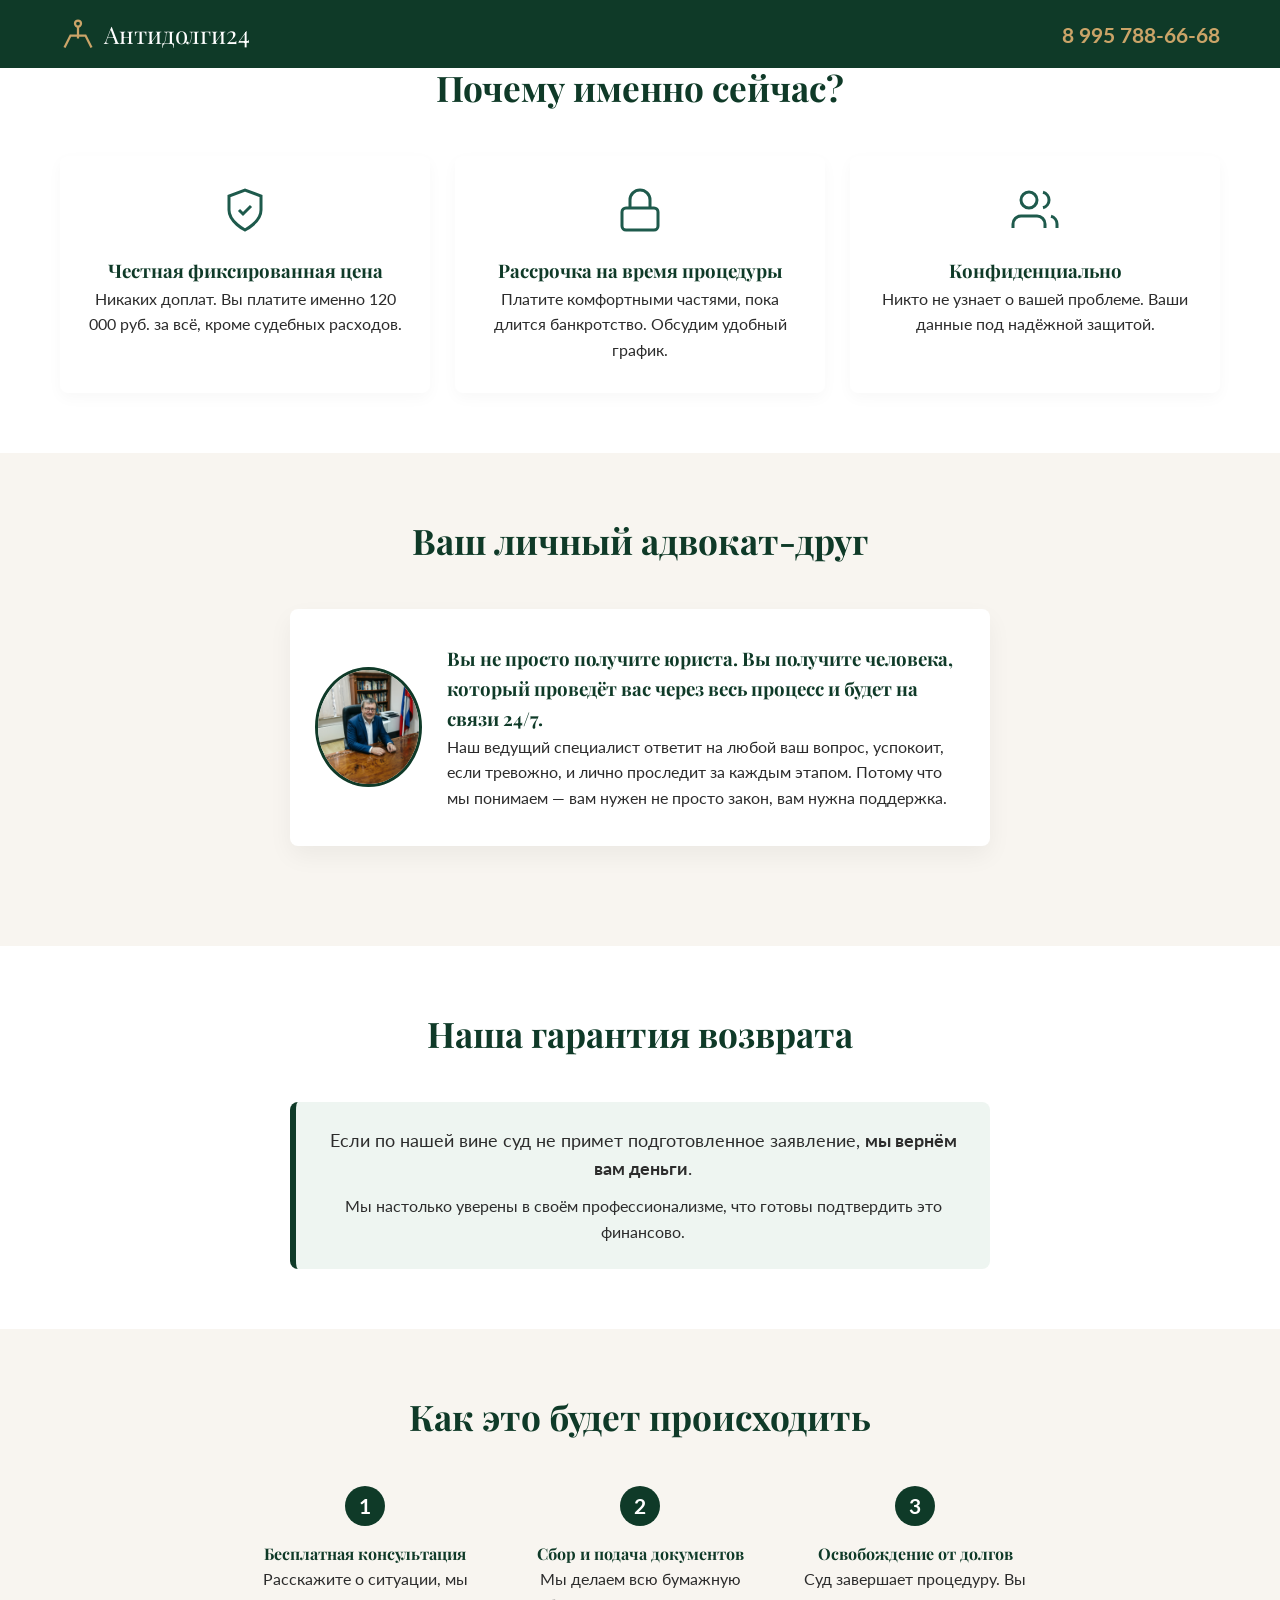
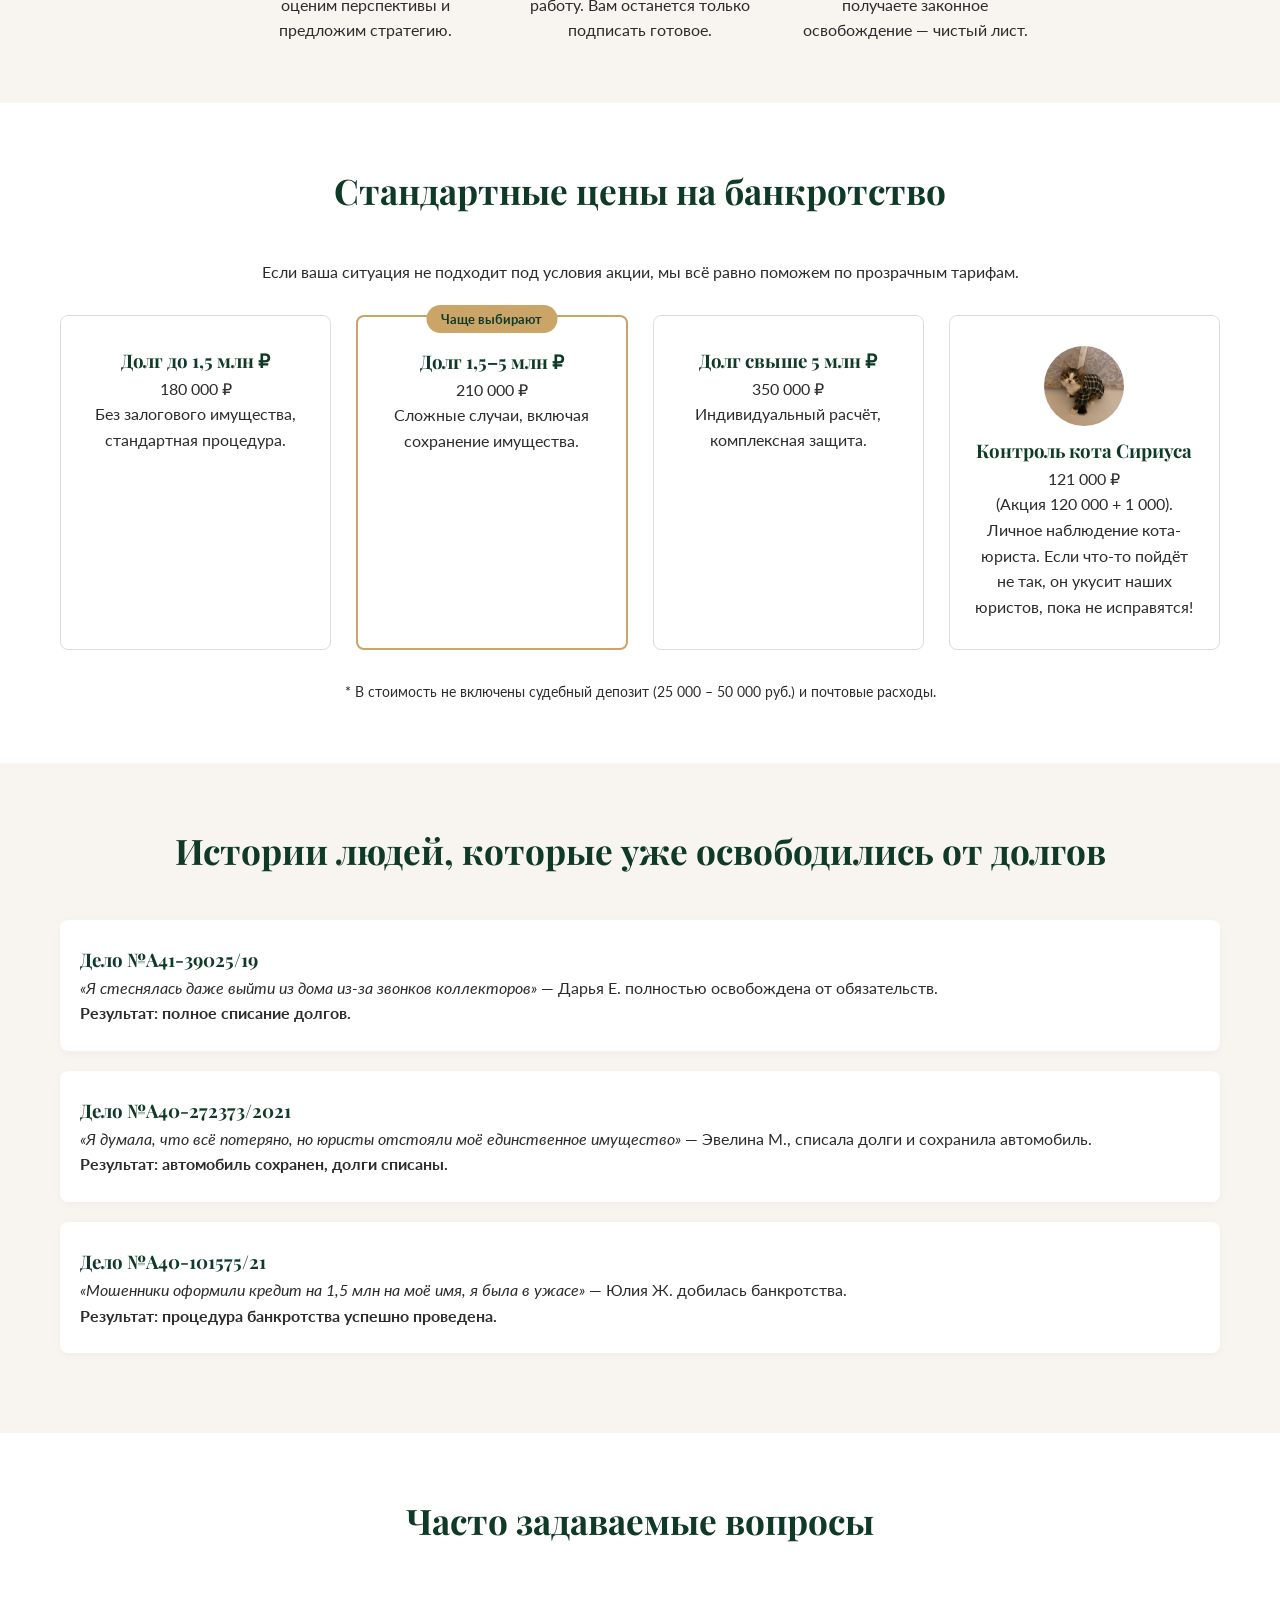
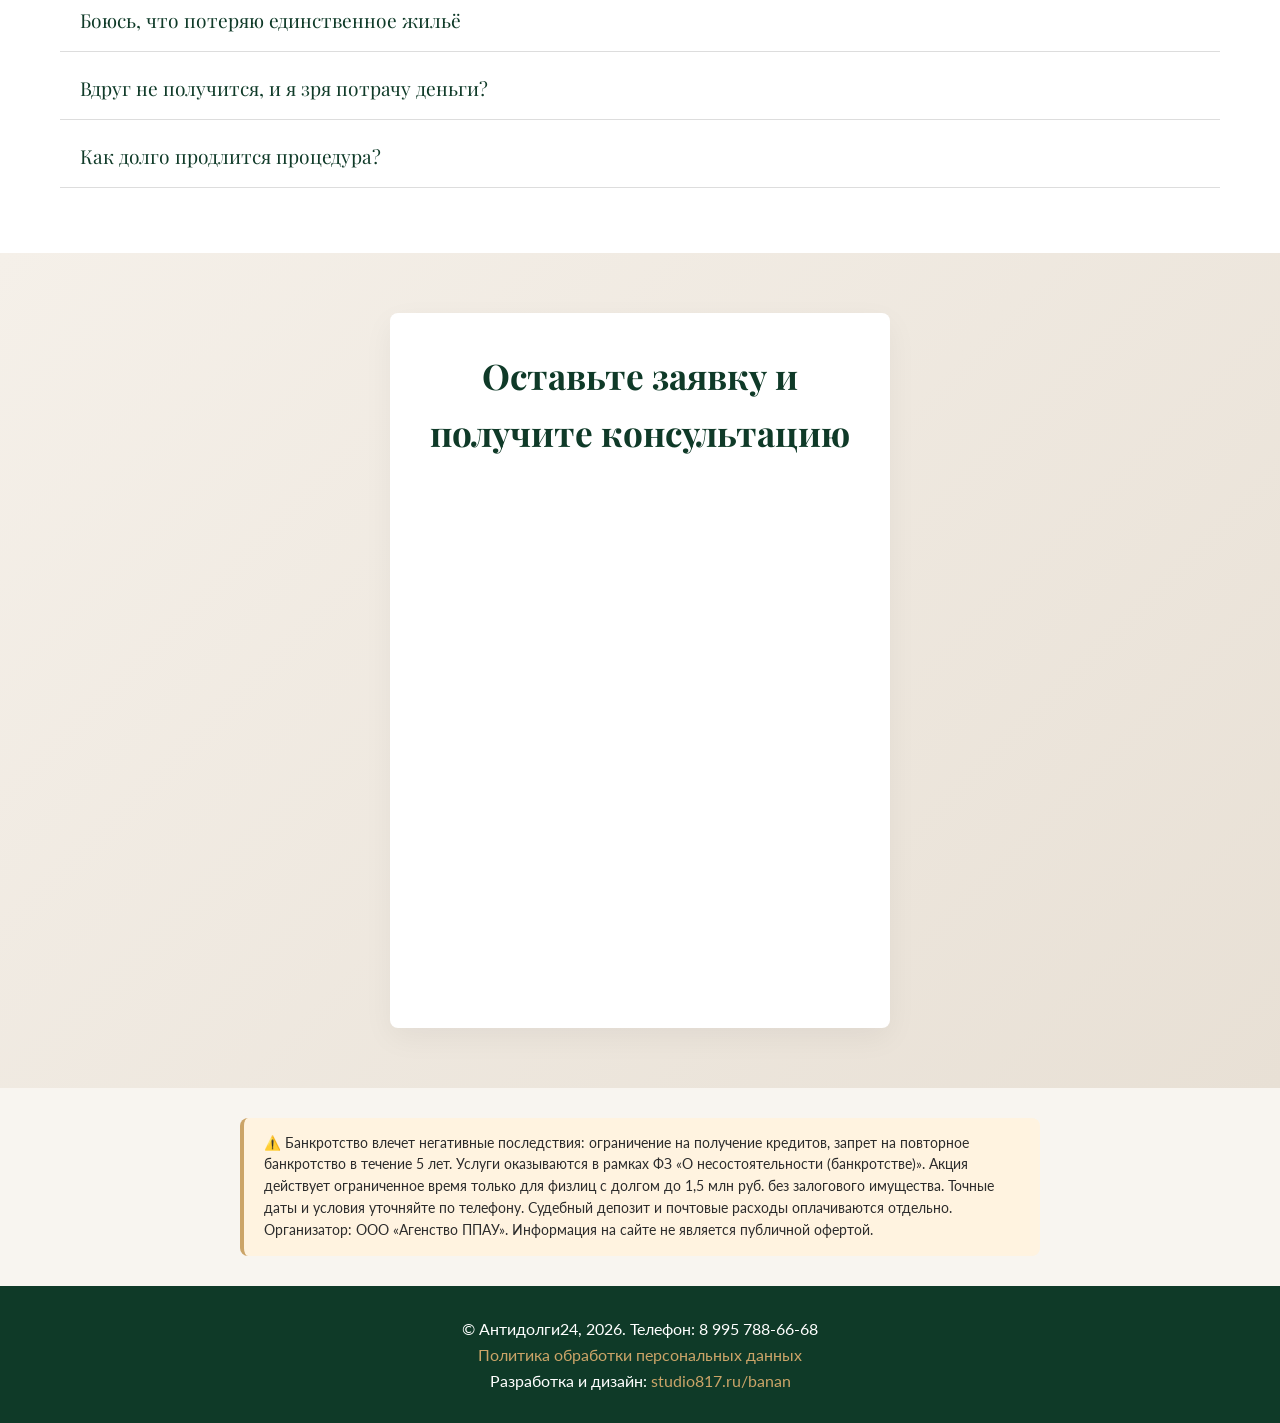
<file: index.html>
<!DOCTYPE html>
<html lang="ru">
<head>
  <meta charset="UTF-8">
  <meta name="viewport" content="width=device-width, initial-scale=1.0">
  <title>Антидолги24 — Банкротство от 120 000 руб. под ключ (акция до 18 мая, количество мест ограничено)</title>
  <meta name="description" content="Банкротство физических лиц по фиксированной цене. Рассрочка. Гарантия возврата, если суд откажет. Без скрытых платежей. Акция мая.">
  <meta name="robots" content="index, follow">
  <meta property="og:title" content="Антидолги24 — Банкротство за 120 000 руб. (акция)">
  <meta property="og:description" content="Законное освобождение от долгов. Фиксированная цена. Конфиденциально.">
  <meta property="og:type" content="website">
  <meta property="og:url" content="https://antidolgi24.ru/">
  <meta property="og:image" content="https://antidolgi24.ru/assets/img/og-image.jpg">
  <link rel="icon" href="favicon.png" type="image/png">
  <link rel="preload" href="https://fonts.googleapis.com/css2?family=Lato:wght@300;400;700&family=Playfair+Display:wght@600;700&display=swap" as="style">
  <link href="https://fonts.googleapis.com/css2?family=Lato:wght@300;400;700&family=Playfair+Display:wght@600;700&display=swap" rel="stylesheet">

  <script type="application/ld+json">
    {
      "@context": "https://schema.org",
      "@type": "LegalService",
      "name": "Антидолги24",
      "description": "Банкротство физических лиц под ключ. Фиксированная цена 120 000 руб. Акция мая 2026.",
      "telephone": "+79957886668",
      "email": "antidolgi24@gmail.com",
      "url": "https://antidolgi24.ru/",
      "areaServed": "Россия",
      "address": [
        { "@type": "PostalAddress", "streetAddress": "ул. Чернышевского, 120Г", "addressLocality": "Вологда" },
        { "@type": "PostalAddress", "streetAddress": "ул. Адмирала Руднева, 4", "addressLocality": "Москва" }
      ],
      "hasOfferCatalog": {
        "@type": "OfferCatalog",
        "name": "Услуги банкротства",
        "itemListElement": [
          { "@type": "Offer", "itemOffered": { "@type": "Service", "name": "Банкротство физических лиц" }, "price": "120000", "priceCurrency": "RUB" },
          { "@type": "Offer", "itemOffered": { "@type": "Service", "name": "Банкротство юридических лиц" }, "price": "350000", "priceCurrency": "RUB" }
        ]
      }
    }
  </script>

  <style>
    :root {
      --green-safe: #0F3A28; --green-calm: #1E5A4C; --gold: #CBA468; --gold-dark: #B8954A;
      --white: #ffffff; --bg-light: #F8F5F0; --text-soft: #2c2c2c; --border-radius: 8px;
    }
    * { margin: 0; padding: 0; box-sizing: border-box; }
    html { scroll-behavior: smooth; scroll-padding-top: 90px; }
    body { font-family: 'Lato', sans-serif; background: var(--bg-light); color: var(--text-soft); line-height: 1.6; }
    h1, h2, h3, h4 { font-family: 'Playfair Display', serif; color: var(--green-safe); }
    .container { max-width: 1200px; margin: 0 auto; padding: 0 20px; }
    a { color: var(--gold); text-decoration: none; } a:hover { text-decoration: underline; }

    /* Пасхалка с котом */
.cat-surprise {
  position: relative;
  width: 80px;
  height: 80px;
  margin: 0 auto 10px;
  border-radius: 50%;
  overflow: hidden;
  cursor: pointer;
}
.cat-static, .cat-video {
  position: absolute;
  top: 0;
  left: 0;
  width: 100%;
  height: 100%;
  object-fit: cover;
  transition: opacity 0.3s;
}
.cat-video {
  opacity: 0;
  pointer-events: none;
}
.cat-surprise:hover .cat-static {
  opacity: 0;
}
.cat-surprise:hover .cat-video {
  opacity: 1;
}
    .header { background: var(--green-safe); color: var(--white); padding: 15px 0; position: fixed; top: 0; left: 0; width: 100%; z-index: 1000; }
    .header .container { display: flex; justify-content: space-between; align-items: center; }
    .logo { display: flex; align-items: center; text-decoration: none; color: var(--white); font-family: 'Playfair Display', serif; font-size: 1.5rem; }
    .logo svg { width: 36px; height: 36px; margin-right: 8px; stroke: var(--gold); }
    .header-phone { font-size: 1.3rem; font-weight: 700; color: var(--gold); } .header-phone:hover { text-decoration: underline; }

    .btn { display: inline-block; padding: 14px 30px; border-radius: var(--border-radius); font-weight: 700; letter-spacing: 1px; cursor: pointer; text-decoration: none; transition: background 0.3s, transform 0.2s; text-transform: uppercase; }
    .btn-primary { background: var(--gold); color: var(--green-safe); } .btn-primary:hover { background: var(--gold-dark); transform: scale(1.02); }
    .btn-outline { background: transparent; border: 2px solid var(--gold); color: var(--white); margin-left: 10px; } .btn-outline:hover { background: rgba(203,164,104,0.1); }

    .promo-hero { background: linear-gradient(135deg, #0F3A28 0%, #1E5A4C 100%); color: var(--white); padding: 100px 20px 60px; margin-top: 70px; }
    .hero-flex { display: flex; align-items: stretch; justify-content: center; flex-wrap: wrap; gap: 30px; }
    .hero-image {
  flex: 1 1 auto;
  max-width: 350px;
  border-radius: var(--border-radius);
  box-shadow: 0 10px 30px rgba(0,0,0,0.3);
  overflow: hidden;
  display: flex;
}
.hero-image img {
  width: 100%;
  height: 100%;
  object-fit: cover;
  display: block;
}
    .hero-text { flex: 1; text-align: center; }
    .hero-text h1 { color: var(--white); font-size: clamp(2rem, 5vw, 2.8rem); margin-bottom: 15px; }
    .hero-text p { font-size: 1.2rem; margin-bottom: 25px; font-weight: 300; }
    .price-badge { display: inline-block; background: var(--gold); color: var(--green-safe); font-size: 2.5rem; font-weight: 700; padding: 10px 30px; border-radius: var(--border-radius); margin-bottom: 25px; }
    .timer, .places { font-size: 1.2rem; margin: 10px 0; } .timer span, .places span { font-weight: 700; }

    .section { padding: 60px 0; } .section h2 { text-align: center; margin-bottom: 40px; font-size: 2.2rem; color: var(--green-safe); }
    .benefits-grid { display: grid; grid-template-columns: repeat(auto-fit, minmax(240px, 1fr)); gap: 25px; text-align: center; }
    .benefit-item { background: var(--white); border-radius: var(--border-radius); padding: 30px 20px; box-shadow: 0 5px 15px rgba(0,0,0,0.03); }
    .benefit-item svg { width: 48px; height: 48px; stroke: var(--green-calm); margin-bottom: 15px; }

    .friend-block { background: var(--white); border-radius: var(--border-radius); padding: 35px 25px; max-width: 700px; margin: 40px auto; display: flex; align-items: center; gap: 25px; box-shadow: 0 10px 25px rgba(0,0,0,0.05); }
    .friend-block img { width: 120px; height: 120px; border-radius: 50%; object-fit: cover; border: 3px solid var(--green-safe); }

    .price-table { display: flex; flex-wrap: wrap; justify-content: center; gap: 25px; margin-top: 30px; }
    .price-card { background: var(--white); border: 1px solid #e0dcd5; border-radius: var(--border-radius); padding: 30px 25px; text-align: center; flex: 1 1 220px; max-width: 280px; }
    .price-card.popular { border: 2px solid var(--gold); position: relative; }
    .popular-badge { position: absolute; top: -12px; left: 50%; transform: translateX(-50%); background: var(--gold); color: var(--green-safe); font-weight: 700; padding: 4px 15px; border-radius: 20px; font-size: 0.8rem; }
    .guarantee-box { background: #eef5f1; border-left: 6px solid var(--green-safe); padding: 25px 30px; max-width: 700px; margin: 0 auto; text-align: center; border-radius: var(--border-radius); }
    .steps-row { display: flex; flex-wrap: wrap; justify-content: center; gap: 25px; text-align: center; }
    .step { flex: 1 1 200px; max-width: 250px; }
    .step-number { background: var(--green-safe); color: var(--white); width: 40px; height: 40px; border-radius: 50%; display: flex; align-items: center; justify-content: center; margin: 0 auto 15px; font-weight: 700; font-size: 1.3rem; }
    .case-card { background: var(--white); border-radius: var(--border-radius); padding: 25px 20px; margin-bottom: 20px; box-shadow: 0 2px 8px rgba(0,0,0,0.04); }
    .accordion-item { border-bottom: 1px solid #ddd; margin-bottom: 5px; }
    .accordion-header { width: 100%; background: none; border: none; padding: 18px 20px; text-align: left; font-family: 'Playfair Display', serif; font-size: 1.2rem; cursor: pointer; display: flex; justify-content: space-between; color: var(--green-safe); }
    .accordion-body { max-height: 0; overflow: hidden; transition: max-height 0.4s ease; padding: 0 20px; color: var(--text-soft); }
    .accordion-body.active { max-height: 300px; padding-bottom: 20px; }
    .form-container { max-width: 500px; margin: 0 auto; background: var(--white); padding: 35px; border-radius: var(--border-radius); box-shadow: 0 10px 30px rgba(0,0,0,0.05); }
    .form-group { margin-bottom: 20px; }
    .form-group input { width: 100%; padding: 14px; border: 2px solid #dcd5cc; border-radius: var(--border-radius); font: inherit; }
    .form-group input:focus { border-color: var(--gold); outline: none; }
    .checkbox-label { display: flex; align-items: center; font-size: 0.9rem; gap: 8px; cursor: pointer; }
    .btn-submit { width: 100%; background: var(--green-safe); color: var(--white); padding: 16px; font-weight: 700; font-size: 1.1rem; border: none; border-radius: var(--border-radius); cursor: pointer; }
    .btn-submit:hover { background: #09281A; }
    .footer { background: var(--green-safe); color: var(--white); text-align: center; padding: 30px 0; } .footer a { color: var(--gold); }
    .legal-note { background: #fff3e0; border-left: 4px solid var(--gold); padding: 15px 20px; margin: 30px auto; max-width: 800px; font-size: 0.85rem; border-radius: var(--border-radius); }
    @media (max-width: 768px) { .hero-flex { flex-direction: column; } .hero-image { flex: 0 0 200px; margin-bottom: 20px; } } 
    .cat-surprise.no-hover .cat-video {
  display: none;
}
  </style>
</head>
<body>

  <header class="header">
    <div class="container">
      <a href="#" class="logo">
        <svg viewBox="0 0 24 24" fill="none" stroke="currentColor" stroke-width="1.5"><circle cx="12" cy="5" r="2"/><path d="M12 7v8"/><path d="m3 21 4-8h10l4 8"/></svg>
        Антидолги24
      </a>
      <a href="tel:89957886668" class="header-phone">8 995 788-66-68</a>
    </div>
  </header>

  <section class="promo-hero" id="promoBlock">
    <div class="hero-flex container">
      <div class="hero-image">
        <img src="assets/img/dad-lawyer.jpg" alt="Ведущий юрист Антидолги24">
      </div>
      <div class="hero-text">
        <h1>АКЦИЯ до 18 мая: избавьтесь от долгов (коллекторы перестанут звонить уже СЕГОДНЯ) за 120 000 ₽ — без скрытых платежей</h1>
<p>Законное банкротство физических лиц под ключ. Рассрочка на время процедуры. Гарантия: если по нашей вине суд не примет заявление, вернём деньги.</p>
        <div class="price-badge">120 000 ₽</div>
        <div class="timer" id="timer">До конца акции: <span>...</span></div>
        <div class="places">Осталось мест по акции: <span id="placesLeft">4</span></div>
        <a href="#form" class="btn btn-primary">Записаться на консультацию</a>
        <a href="tel:89957886668" class="btn btn-outline">Позвонить</a>
      </div>
    </div>
  </section>

  <section class="section" style="background:var(--white);">
    <div class="container">
      <h2>Почему именно сейчас?</h2>
      <div class="benefits-grid">
        <div class="benefit-item">
          <svg viewBox="0 0 24 24" fill="none" stroke="currentColor" stroke-width="1.5"><path d="M12 22s8-4 8-10V5l-8-3-8 3v7c0 6 8 10 8 10z"/><path d="m9 12 2 2 4-4"/></svg>
          <h3>Честная фиксированная цена</h3>
          <p>Никаких доплат. Вы платите именно 120 000 руб. за всё, кроме судебных расходов.</p>
        </div>
        <div class="benefit-item">
          <svg viewBox="0 0 24 24" fill="none" stroke="currentColor" stroke-width="1.5"><rect x="3" y="11" width="18" height="11" rx="2"/><path d="M7 11V7a5 5 0 0 1 10 0v4"/></svg>
          <h3>Рассрочка на время процедуры</h3>
          <p>Платите комфортными частями, пока длится банкротство. Обсудим удобный график.</p>
        </div>
        <div class="benefit-item">
          <svg viewBox="0 0 24 24" fill="none" stroke="currentColor" stroke-width="1.5"><path d="M17 21v-2a4 4 0 0 0-4-4H5a4 4 0 0 0-4 4v2"/><circle cx="9" cy="7" r="4"/><path d="M23 21v-2a4 4 0 0 0-3-3.87"/><path d="M16 3.13a4 4 0 0 1 0 7.75"/></svg>
          <h3>Конфиденциально</h3>
          <p>Никто не узнает о вашей проблеме. Ваши данные под надёжной защитой.</p>
        </div>
      </div>
    </div>
  </section>

  <section class="section">
    <div class="container">
      <h2>Ваш личный адвокат-друг</h2>
      <div class="friend-block">
        <img src="assets/img/dad-lawyer.jpg" alt="Адвокат-друг">
        <div class="friend-text">
          <h3>Вы не просто получите юриста. Вы получите человека, который проведёт вас через весь процесс и будет на связи 24/7.</h3>
          <p>Наш ведущий специалист ответит на любой ваш вопрос, успокоит, если тревожно, и лично проследит за каждым этапом. Потому что мы понимаем — вам нужен не просто закон, вам нужна поддержка.</p>
        </div>
      </div>
    </div>
  </section>

  <section class="section" style="background:var(--white);">
    <div class="container">
      <h2>Наша гарантия возврата</h2>
      <div class="guarantee-box">
        <p style="font-size:1.1rem; margin-bottom:10px;">Если по нашей вине суд не примет подготовленное заявление, <strong>мы вернём вам деньги</strong>.</p>
        <p>Мы настолько уверены в своём профессионализме, что готовы подтвердить это финансово.</p>
      </div>
    </div>
  </section>

  <section class="section">
    <div class="container">
      <h2>Как это будет происходить</h2>
      <div class="steps-row">
        <div class="step"><div class="step-number">1</div><h4>Бесплатная консультация</h4><p>Расскажите о ситуации, мы оценим перспективы и предложим стратегию.</p></div>
        <div class="step"><div class="step-number">2</div><h4>Сбор и подача документов</h4><p>Мы делаем всю бумажную работу. Вам останется только подписать готовое.</p></div>
        <div class="step"><div class="step-number">3</div><h4>Освобождение от долгов</h4><p>Суд завершает процедуру. Вы получаете законное освобождение — чистый лист.</p></div>
      </div>
    </div>
  </section>

  <section class="section" style="background:var(--white);">
    <div class="container">
      <h2>Стандартные цены на банкротство</h2>
      <p style="text-align:center; margin-bottom:30px;">Если ваша ситуация не подходит под условия акции, мы всё равно поможем по прозрачным тарифам.</p>
      <div class="price-table">
        <div class="price-card"><h3>Долг до 1,5 млн ₽</h3><div class="price">180 000 ₽</div><p>Без залогового имущества, стандартная процедура.</p></div>
        <div class="price-card popular"><span class="popular-badge">Чаще выбирают</span><h3>Долг 1,5–5 млн ₽</h3><div class="price">210 000 ₽</div><p>Сложные случаи, включая сохранение имущества.</p></div>
        <div class="price-card"><h3>Долг свыше 5 млн ₽</h3><div class="price">350 000 ₽</div><p>Индивидуальный расчёт, комплексная защита.</p></div>
  <div class="price-card">
  <div class="cat-surprise" id="catSurprise">
    <img src="assets/img/sirius-cat.jpg" alt="Кот Сириус" class="cat-static">
    <video class="cat-video" muted autoplay loop playsinline>
      <source src="assets/video/sirius-attack.mp4" type="video/mp4">
    </video>
  </div>
  <h3>Контроль кота Сириуса</h3>
  <div class="price">121 000 ₽</div>
  <p>(Акция 120 000 + 1 000). Личное наблюдение кота-юриста. Если что-то пойдёт не так, он укусит наших юристов, пока не исправятся!</p>
</div>
      </div>
      <p style="text-align:center; margin-top:30px; font-size:0.9rem;">* В стоимость не включены судебный депозит (25 000 – 50 000 руб.) и почтовые расходы.</p>
    </div>
  </section>

  <section class="section">
    <div class="container">
      <h2>Истории людей, которые уже освободились от долгов</h2>
      <div class="case-card"><h3>Дело №А41-39025/19</h3><p><em>«Я стеснялась даже выйти из дома из-за звонков коллекторов»</em> — Дарья Е. полностью освобождена от обязательств.</p><p><strong>Результат: полное списание долгов.</strong></p></div>
      <div class="case-card"><h3>Дело №А40-272373/2021</h3><p><em>«Я думала, что всё потеряно, но юристы отстояли моё единственное имущество»</em> — Эвелина М., списала долги и сохранила автомобиль.</p><p><strong>Результат: автомобиль сохранен, долги списаны.</strong></p></div>
      <div class="case-card"><h3>Дело №А40-101575/21</h3><p><em>«Мошенники оформили кредит на 1,5 млн на моё имя, я была в ужасе»</em> — Юлия Ж. добилась банкротства.</p><p><strong>Результат: процедура банкротства успешно проведена.</strong></p></div>
    </div>
  </section>

  <section class="section" style="background:var(--white);">
    <div class="container">
      <h2>Часто задаваемые вопросы</h2>
      <div class="accordion">
        <div class="accordion-item"><button class="accordion-header">Боюсь, что потеряю единственное жильё</button><div class="accordion-body"><p>Нет, по закону (ст. 446 ГПК РФ) ваше единственное пригодное для проживания жильё не может быть взыскано. Мы поможем его сохранить.</p></div></div>
        <div class="accordion-item"><button class="accordion-header">Вдруг не получится, и я зря потрачу деньги?</button><div class="accordion-body"><p>Мы даём гарантию возврата средств, если суд не примет заявление по нашей вине. Наш многолетний опыт и 1300+ успешных дел подтверждают: мы доводим до результата.</p></div></div>
        <div class="accordion-item"><button class="accordion-header">Как долго продлится процедура?</button><div class="accordion-body"><p>Обычно 8–12 месяцев, в зависимости от сложности. Вы будете получать от нас регулярные отчёты.</p></div></div>
      </div>
    </div>
  </section>

<section class="section" id="form" style="background: linear-gradient(135deg, #f5f0e9, #e8e0d5);">
  <div class="container">
    <div class="form-container">
      <h2 style="text-align:center; margin-bottom:25px;">Оставьте заявку и получите консультацию</h2>
      <!-- Яндекс.Форма -->
      <script src="https://forms.yandex.ru/_static/embed.js"></script>
      <iframe src="https://forms.yandex.ru/u/6a045a17eb6146224ad78c74?iframe=1" 
              frameborder="0" 
              name="ya-form-6a045a17eb6146224ad78c74" 
              width="100%" 
              height="500" 
              style="border: none; max-width: 100%;">
      </iframe>
      <!-- конец Яндекс.Формы -->
    </div>
  </div>
</section>

  <div class="legal-note container">
    ⚠️ Банкротство влечет негативные последствия: ограничение на получение кредитов, запрет на повторное банкротство в течение 5 лет. Услуги оказываются в рамках ФЗ «О несостоятельности (банкротстве)». Акция действует ограниченное время только для физлиц с долгом до 1,5 млн руб. без залогового имущества. Точные даты и условия уточняйте по телефону. Судебный депозит и почтовые расходы оплачиваются отдельно. Организатор: ООО «Агенство ППАУ». Информация на сайте не является публичной офертой.
  </div>

  <footer class="footer">
    <div class="container">
      <p>© Антидолги24, 2026. Телефон: 8 995 788-66-68</p>
      <p><a href="privacy.html">Политика обработки персональных данных</a></p>
      <p>Разработка и дизайн: <a href="https://studio817.ru/banan">studio817.ru/banan</a></p>
    </div>
  </footer>

<script>
  (function() {
    // ===== НАСТРОЙКИ АКЦИИ =====
    const periods = [
      { start: new Date(2026, 4, 13, 12, 30, 0), end: new Date(2026, 4, 18, 12, 30, 0) },
      { start: new Date(2026, 4, 21, 7, 0, 0),  end: new Date(2026, 4, 26, 7, 0, 0) },
      { start: new Date(2026, 4, 30, 7, 0, 0),  end: new Date(2026, 5, 10, 7, 0, 0) } // 30 мая – 10 июня
    ];

    function getActivePeriod() {
      const now = new Date();
      for (let p of periods) {
        if (now >= p.start && now <= p.end) return p;
      }
      return null;
    }

    function updatePromo() {
      const active = getActivePeriod();
      const block = document.getElementById('promoBlock');
      const timerSpan = document.querySelector('#timer span');
      const placesSpan = document.getElementById('placesLeft');

      if (!active) {
        if (block) block.style.display = 'none';
        return;
      }
      if (block) block.style.display = 'block';

      const end = active.end;
      const diff = end - new Date();
      if (diff <= 0) {
        timerSpan.textContent = 'Акция завершена';
        if (placesSpan) placesSpan.textContent = '0';
        return;
      }
      const days = Math.floor(diff / 86400000);
      const hours = Math.floor((diff % 86400000) / 3600000);
      const minutes = Math.floor((diff % 3600000) / 60000);
      timerSpan.textContent = `${days} дн. ${hours} ч. ${minutes} мин.`;
    }

    setInterval(updatePromo, 1000);
    updatePromo();

    // ===== ОБРАБОТЧИК ЯНДЕКС.ФОРМЫ =====
    window.addEventListener('message', function(event) {
      // Проверяем, что сообщение от Яндекс.Форм
      if (event.origin !== 'https://forms.yandex.ru') return;

      try {
        const data = JSON.parse(event.data);
        // Если форма успешно отправлена
        if (data.type === 'form-submit-success' && data.formId === '6a045a17eb6146224ad78c74') {
          // Уменьшаем счётчик мест
          const placesSpan = document.getElementById('placesLeft');
          if (placesSpan) {
            let places = parseInt(placesSpan.textContent);
            if (places > 1) places--;
            placesSpan.textContent = places;
          }

          // Заменяем форму благодарностью
          const formContainer = document.querySelector('.form-container');
          if (formContainer) {
            formContainer.innerHTML = `
              <div style="text-align:center; padding:20px 0;">
                <h2 style="color:#0F3A28; margin-bottom:15px;">Спасибо за заявку!</h2>
                <p style="font-size:1.1rem; margin-bottom:15px;">Мы свяжемся с вами в ближайшее время.</p>
                <p style="font-size:1rem; margin-bottom:15px;">Если вопрос срочный, звоните:<br><a href="tel:89957886668" style="color:#CBA468; font-weight:700; font-size:1.3rem;">8 995 788-66-68</a></p>
                <a href="/" class="btn" style="display:inline-block; margin-top:10px; background:#CBA468; color:#0F3A28; padding:12px 30px; border-radius:6px; text-decoration:none; font-weight:700;">Вернуться на главную</a>
              </div>
            `;
          }
        }
      } catch(e) {
        // не JSON сообщение, игнорируем
      }
    });

    // ===== FAQ АККОРДЕОН =====
    document.querySelectorAll('.accordion-header').forEach(btn => {
      btn.addEventListener('click', function() {
        const body = btn.nextElementSibling;
        const isActive = body.classList.contains('active');
        document.querySelectorAll('.accordion-body').forEach(b => b.classList.remove('active'));
        if (!isActive) body.classList.add('active');
      });
    });

    // ===== ОТКЛЮЧЕНИЕ ВИДЕО-СЮРПРИЗА НА МОБИЛЬНЫХ =====
    if (window.matchMedia('(pointer: coarse)').matches) {
      const catSurprise = document.getElementById('catSurprise');
      if (catSurprise) {
        catSurprise.classList.add('no-hover');
      }
    }
  })();
</script>
</body>
</html>
</file>
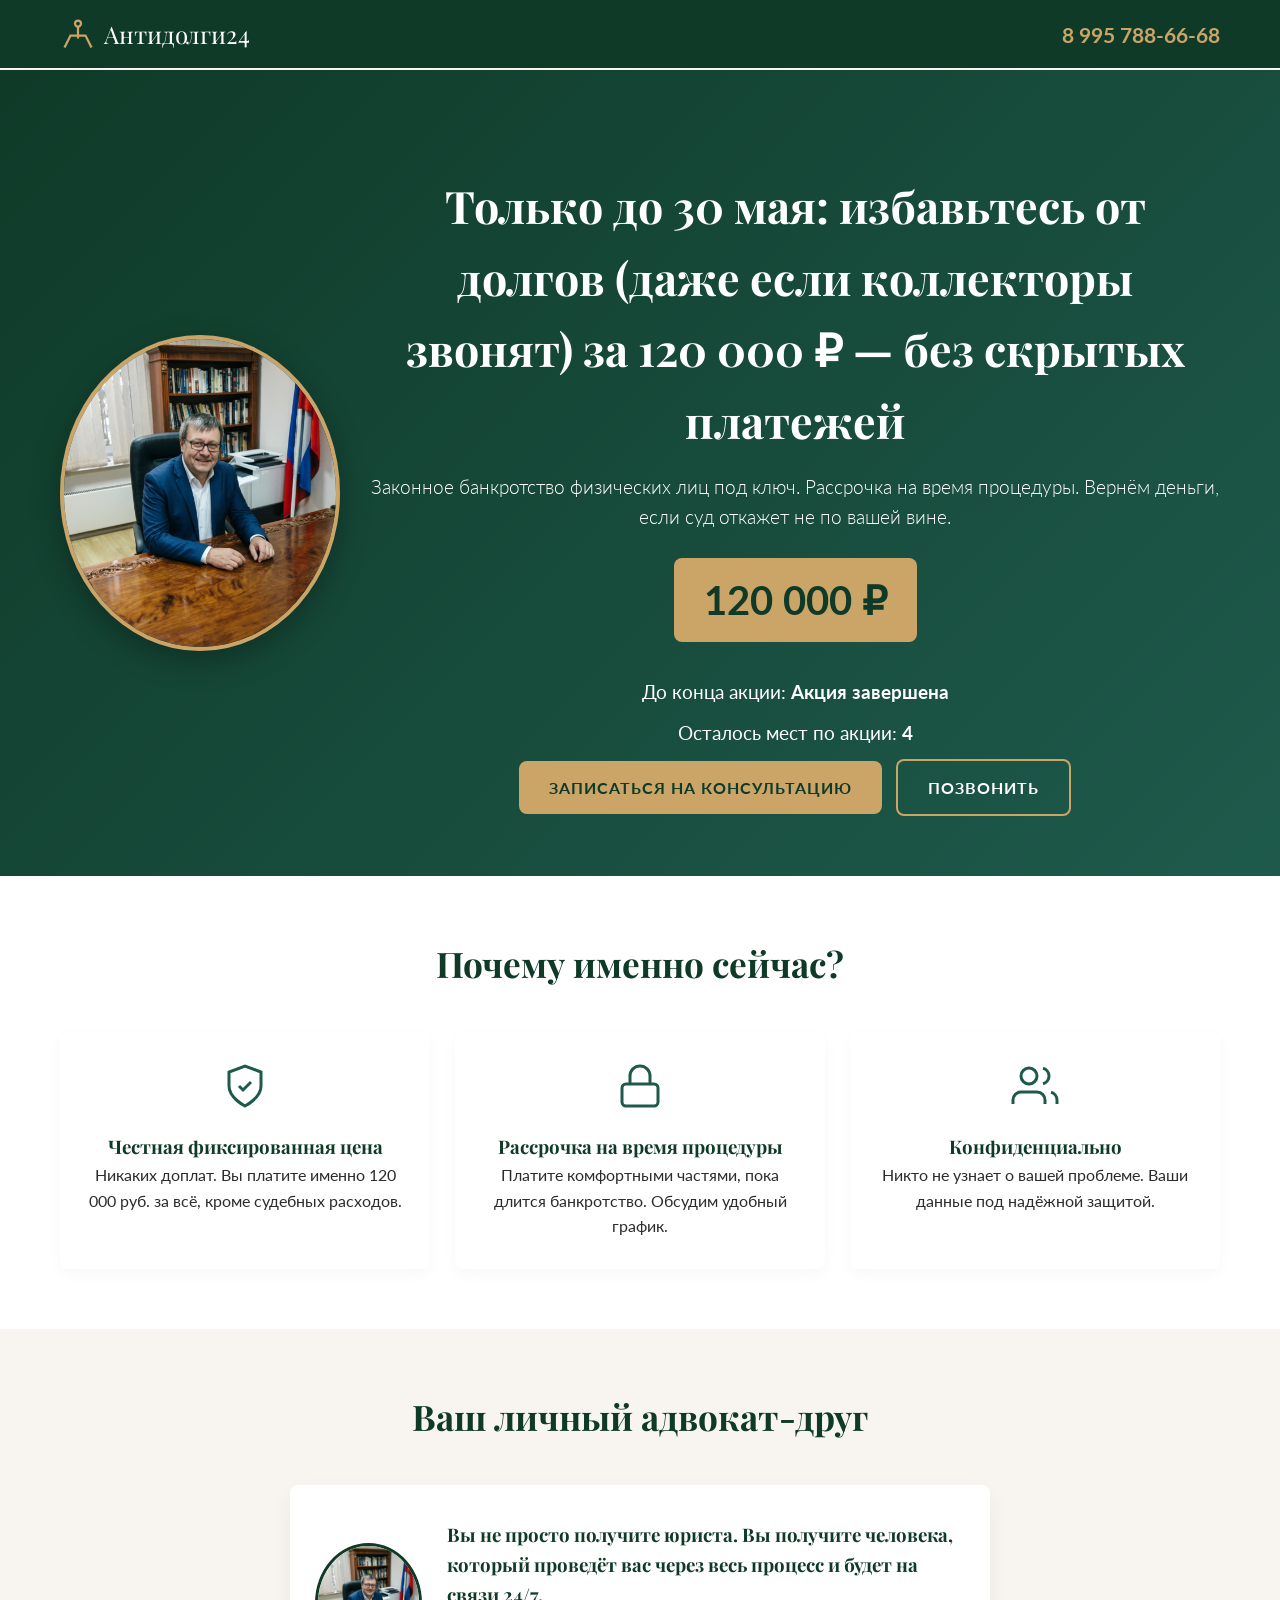
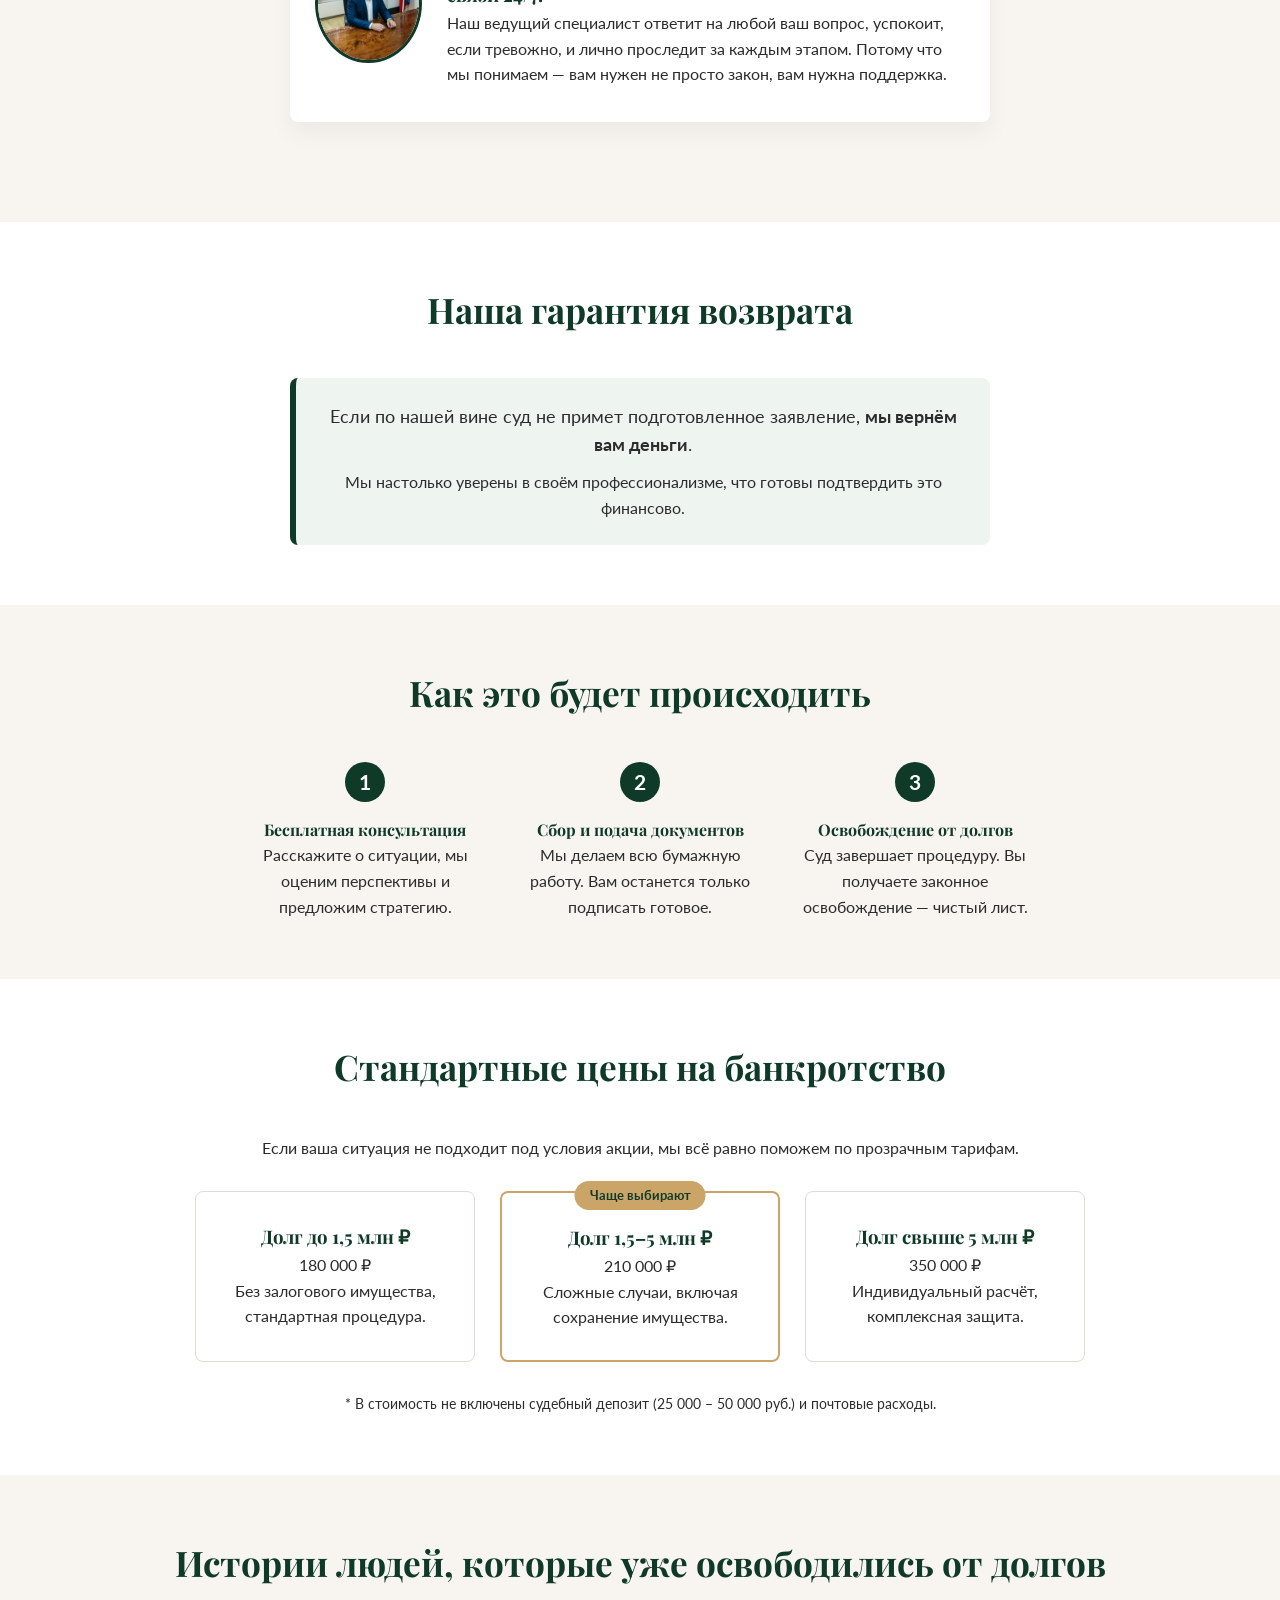
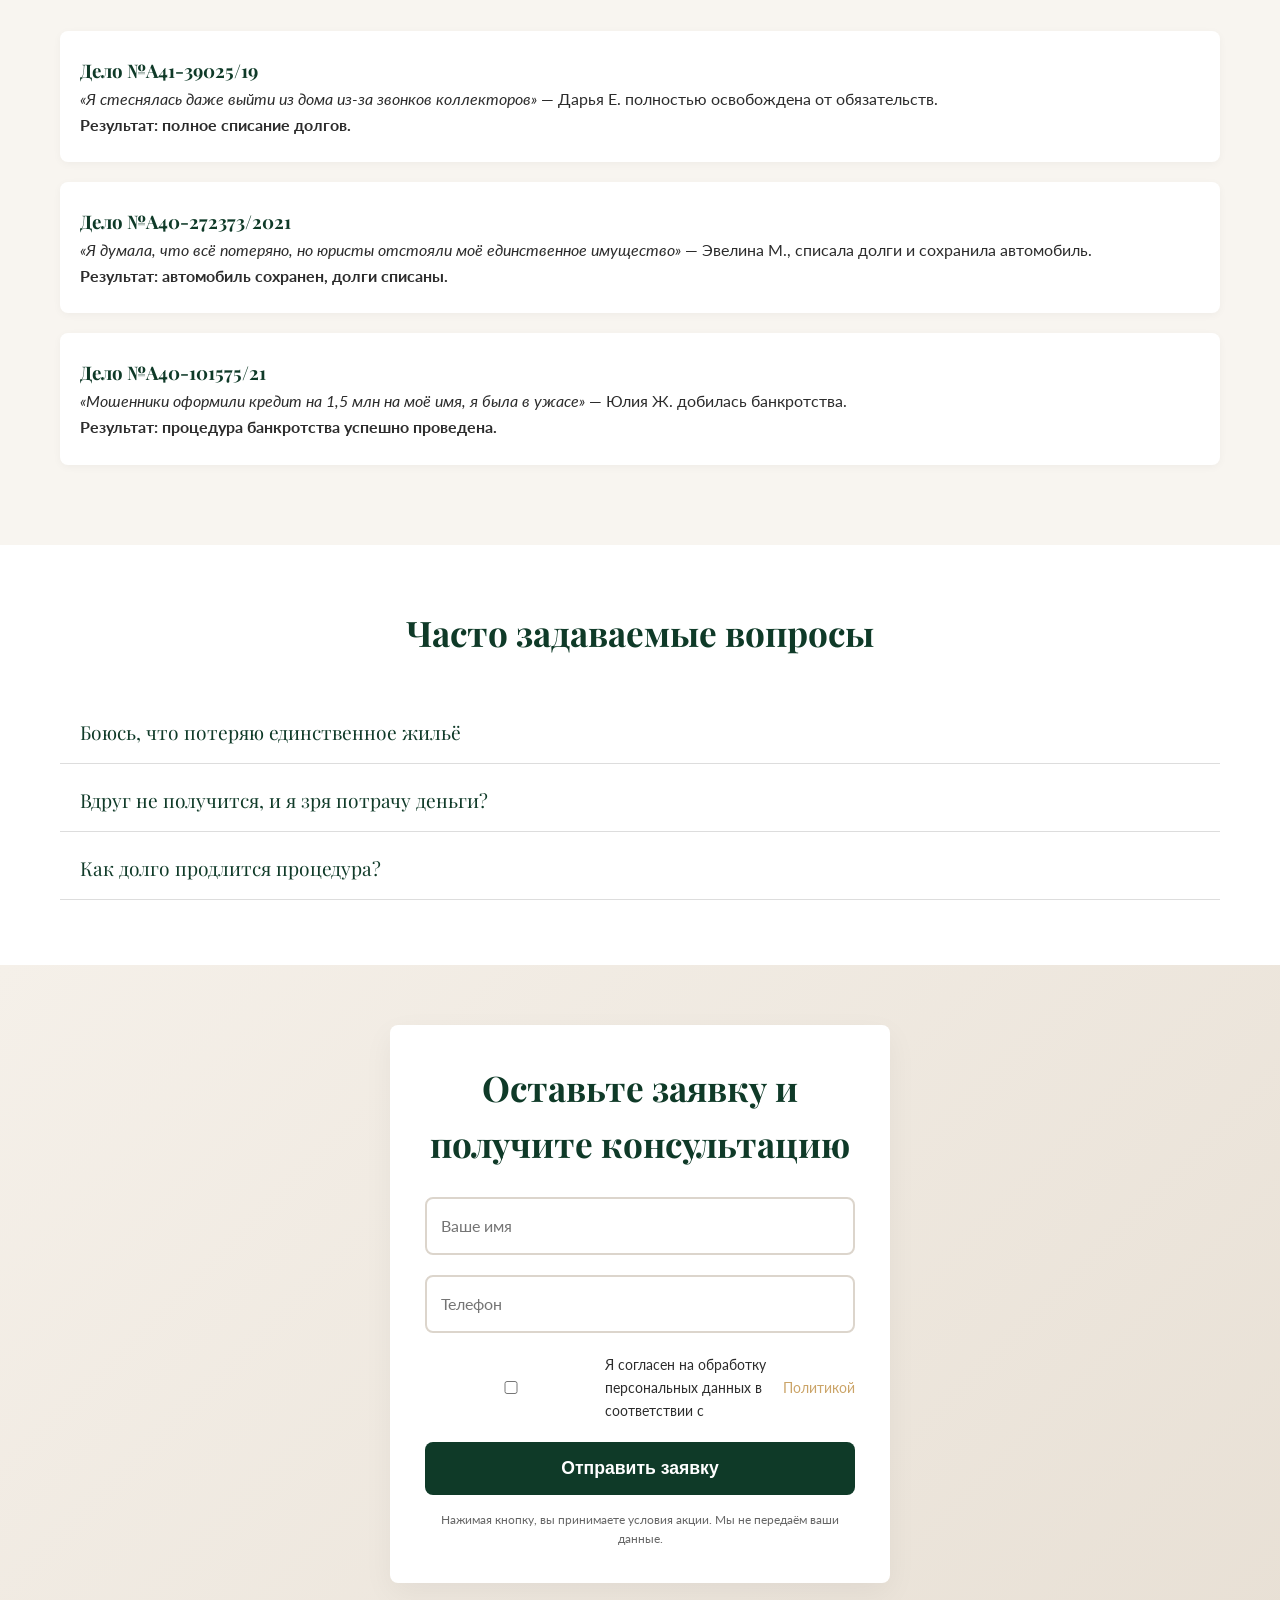
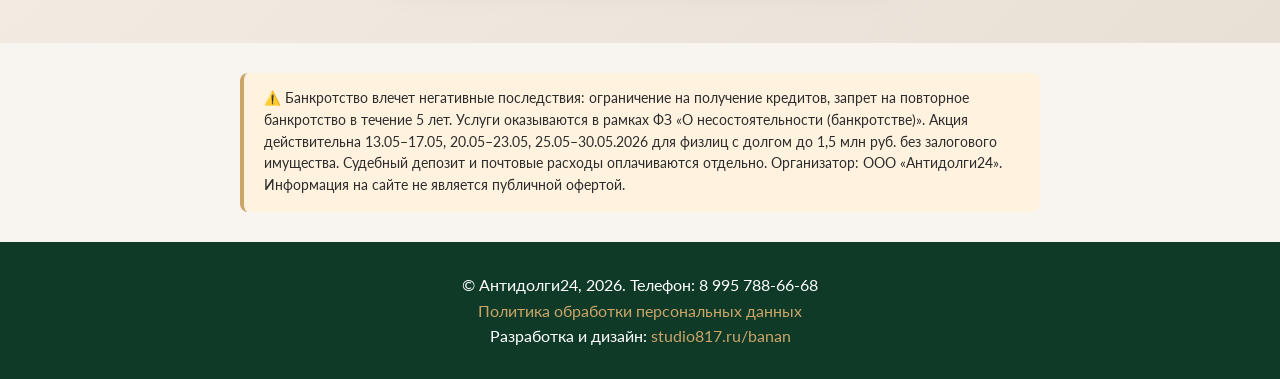
<file: index2.html>
<!DOCTYPE html>
<html lang="ru">
<head>
  <meta charset="UTF-8">
  <meta name="viewport" content="width=device-width, initial-scale=1.0">
  <title>Антидолги24 — Банкротство от 120 000 руб. под ключ (акция до 30 мая)</title>
  <meta name="description" content="Банкротство физических лиц по фиксированной цене. Рассрочка. Гарантия возврата, если суд откажет. Без скрытых платежей. Акция мая.">
  <meta name="robots" content="index, follow">
  <meta property="og:title" content="Антидолги24 — Банкротство за 120 000 руб. (акция)">
  <meta property="og:description" content="Законное освобождение от долгов. Фиксированная цена. Конфиденциально.">
  <meta property="og:type" content="website">
  <meta property="og:url" content="https://antidolgi24.ru/">
  <meta property="og:image" content="https://antidolgi24.ru/assets/img/og-image.jpg">
  <link rel="icon" href="favicon.png" type="image/png">
  <link rel="preload" href="https://fonts.googleapis.com/css2?family=Lato:wght@300;400;700&family=Playfair+Display:wght@600;700&display=swap" as="style">
  <link href="https://fonts.googleapis.com/css2?family=Lato:wght@300;400;700&family=Playfair+Display:wght@600;700&display=swap" rel="stylesheet">

  <script type="application/ld+json">
    {
      "@context": "https://schema.org",
      "@type": "LegalService",
      "name": "Антидолги24",
      "description": "Банкротство физических лиц под ключ. Фиксированная цена 120 000 руб. Акция мая 2026.",
      "telephone": "+79957886668",
      "email": "antidolgi24@gmail.com",
      "url": "https://antidolgi24.ru/",
      "areaServed": "Россия",
      "address": [
        { "@type": "PostalAddress", "streetAddress": "ул. Чернышевского, 120Г", "addressLocality": "Вологда" },
        { "@type": "PostalAddress", "streetAddress": "ул. Адмирала Руднева, 4", "addressLocality": "Москва" }
      ],
      "hasOfferCatalog": {
        "@type": "OfferCatalog",
        "name": "Услуги банкротства",
        "itemListElement": [
          { "@type": "Offer", "itemOffered": { "@type": "Service", "name": "Банкротство физических лиц" }, "price": "120000", "priceCurrency": "RUB" },
          { "@type": "Offer", "itemOffered": { "@type": "Service", "name": "Банкротство юридических лиц" }, "price": "350000", "priceCurrency": "RUB" }
        ]
      }
    }
  </script>

  <style>
    :root {
      --green-safe: #0F3A28; --green-calm: #1E5A4C; --gold: #CBA468; --gold-dark: #B8954A;
      --white: #ffffff; --bg-light: #F8F5F0; --text-soft: #2c2c2c; --border-radius: 8px;
    }
    * { margin: 0; padding: 0; box-sizing: border-box; }
    html { scroll-behavior: smooth; scroll-padding-top: 90px; }
    body { font-family: 'Lato', sans-serif; background: var(--bg-light); color: var(--text-soft); line-height: 1.6; }
    h1, h2, h3, h4 { font-family: 'Playfair Display', serif; color: var(--green-safe); }
    .container { max-width: 1200px; margin: 0 auto; padding: 0 20px; }
    a { color: var(--gold); text-decoration: none; } a:hover { text-decoration: underline; }

    .header { background: var(--green-safe); color: var(--white); padding: 15px 0; position: fixed; top: 0; left: 0; width: 100%; z-index: 1000; }
    .header .container { display: flex; justify-content: space-between; align-items: center; }
    .logo { display: flex; align-items: center; text-decoration: none; color: var(--white); font-family: 'Playfair Display', serif; font-size: 1.5rem; }
    .logo svg { width: 36px; height: 36px; margin-right: 8px; stroke: var(--gold); }
    .header-phone { font-size: 1.3rem; font-weight: 700; color: var(--gold); } .header-phone:hover { text-decoration: underline; }

    .btn { display: inline-block; padding: 14px 30px; border-radius: var(--border-radius); font-weight: 700; letter-spacing: 1px; cursor: pointer; text-decoration: none; transition: background 0.3s, transform 0.2s; text-transform: uppercase; }
    .btn-primary { background: var(--gold); color: var(--green-safe); } .btn-primary:hover { background: var(--gold-dark); transform: scale(1.02); }
    .btn-outline { background: transparent; border: 2px solid var(--gold); color: var(--white); margin-left: 10px; } .btn-outline:hover { background: rgba(203,164,104,0.1); }

    .promo-hero { background: linear-gradient(135deg, #0F3A28 0%, #1E5A4C 100%); color: var(--white); padding: 100px 20px 60px; margin-top: 70px; }
    .hero-flex { display: flex; align-items: center; justify-content: center; flex-wrap: wrap; gap: 30px; }
    .hero-image { flex: 0 0 280px; border-radius: 50%; overflow: hidden; border: 4px solid var(--gold); box-shadow: 0 10px 30px rgba(0,0,0,0.3); }
    .hero-image img { width: 100%; display: block; }
    .hero-text { flex: 1; text-align: center; }
    .hero-text h1 { color: var(--white); font-size: clamp(2rem, 5vw, 2.8rem); margin-bottom: 15px; }
    .hero-text p { font-size: 1.2rem; margin-bottom: 25px; font-weight: 300; }
    .price-badge { display: inline-block; background: var(--gold); color: var(--green-safe); font-size: 2.5rem; font-weight: 700; padding: 10px 30px; border-radius: var(--border-radius); margin-bottom: 25px; }
    .timer, .places { font-size: 1.2rem; margin: 10px 0; } .timer span, .places span { font-weight: 700; }

    .section { padding: 60px 0; } .section h2 { text-align: center; margin-bottom: 40px; font-size: 2.2rem; color: var(--green-safe); }
    .benefits-grid { display: grid; grid-template-columns: repeat(auto-fit, minmax(240px, 1fr)); gap: 25px; text-align: center; }
    .benefit-item { background: var(--white); border-radius: var(--border-radius); padding: 30px 20px; box-shadow: 0 5px 15px rgba(0,0,0,0.03); }
    .benefit-item svg { width: 48px; height: 48px; stroke: var(--green-calm); margin-bottom: 15px; }

    .friend-block { background: var(--white); border-radius: var(--border-radius); padding: 35px 25px; max-width: 700px; margin: 40px auto; display: flex; align-items: center; gap: 25px; box-shadow: 0 10px 25px rgba(0,0,0,0.05); }
    .friend-block img { width: 120px; height: 120px; border-radius: 50%; object-fit: cover; border: 3px solid var(--green-safe); }

    .price-table { display: flex; flex-wrap: wrap; justify-content: center; gap: 25px; margin-top: 30px; }
    .price-card { background: var(--white); border: 1px solid #e0dcd5; border-radius: var(--border-radius); padding: 30px 25px; text-align: center; flex: 1 1 220px; max-width: 280px; }
    .price-card.popular { border: 2px solid var(--gold); position: relative; }
    .popular-badge { position: absolute; top: -12px; left: 50%; transform: translateX(-50%); background: var(--gold); color: var(--green-safe); font-weight: 700; padding: 4px 15px; border-radius: 20px; font-size: 0.8rem; }
    .guarantee-box { background: #eef5f1; border-left: 6px solid var(--green-safe); padding: 25px 30px; max-width: 700px; margin: 0 auto; text-align: center; border-radius: var(--border-radius); }
    .steps-row { display: flex; flex-wrap: wrap; justify-content: center; gap: 25px; text-align: center; }
    .step { flex: 1 1 200px; max-width: 250px; }
    .step-number { background: var(--green-safe); color: var(--white); width: 40px; height: 40px; border-radius: 50%; display: flex; align-items: center; justify-content: center; margin: 0 auto 15px; font-weight: 700; font-size: 1.3rem; }
    .case-card { background: var(--white); border-radius: var(--border-radius); padding: 25px 20px; margin-bottom: 20px; box-shadow: 0 2px 8px rgba(0,0,0,0.04); }
    .accordion-item { border-bottom: 1px solid #ddd; margin-bottom: 5px; }
    .accordion-header { width: 100%; background: none; border: none; padding: 18px 20px; text-align: left; font-family: 'Playfair Display', serif; font-size: 1.2rem; cursor: pointer; display: flex; justify-content: space-between; color: var(--green-safe); }
    .accordion-body { max-height: 0; overflow: hidden; transition: max-height 0.4s ease; padding: 0 20px; color: var(--text-soft); }
    .accordion-body.active { max-height: 300px; padding-bottom: 20px; }
    .form-container { max-width: 500px; margin: 0 auto; background: var(--white); padding: 35px; border-radius: var(--border-radius); box-shadow: 0 10px 30px rgba(0,0,0,0.05); }
    .form-group { margin-bottom: 20px; }
    .form-group input { width: 100%; padding: 14px; border: 2px solid #dcd5cc; border-radius: var(--border-radius); font: inherit; }
    .form-group input:focus { border-color: var(--gold); outline: none; }
    .checkbox-label { display: flex; align-items: center; font-size: 0.9rem; gap: 8px; cursor: pointer; }
    .btn-submit { width: 100%; background: var(--green-safe); color: var(--white); padding: 16px; font-weight: 700; font-size: 1.1rem; border: none; border-radius: var(--border-radius); cursor: pointer; }
    .btn-submit:hover { background: #09281A; }
    .footer { background: var(--green-safe); color: var(--white); text-align: center; padding: 30px 0; } .footer a { color: var(--gold); }
    .legal-note { background: #fff3e0; border-left: 4px solid var(--gold); padding: 15px 20px; margin: 30px auto; max-width: 800px; font-size: 0.85rem; border-radius: var(--border-radius); }
    @media (max-width: 768px) { .hero-flex { flex-direction: column; } .hero-image { flex: 0 0 200px; margin-bottom: 20px; } }
  </style>
</head>
<body>

  <header class="header">
    <div class="container">
      <a href="#" class="logo">
        <svg viewBox="0 0 24 24" fill="none" stroke="currentColor" stroke-width="1.5"><circle cx="12" cy="5" r="2"/><path d="M12 7v8"/><path d="m3 21 4-8h10l4 8"/></svg>
        Антидолги24
      </a>
      <a href="tel:89957886668" class="header-phone">8 995 788-66-68</a>
    </div>
  </header>

  <section class="promo-hero">
    <div class="hero-flex container">
      <div class="hero-image">
        <img src="assets/img/dad-lawyer.jpg" alt="Ведущий юрист Антидолги24">
      </div>
      <div class="hero-text">
        <h1>Только до 30 мая: избавьтесь от долгов (даже если коллекторы звонят) за 120 000 ₽ — без скрытых платежей</h1>
        <p>Законное банкротство физических лиц под ключ. Рассрочка на время процедуры. Вернём деньги, если суд откажет не по вашей вине.</p>
        <div class="price-badge">120 000 ₽</div>
        <div class="timer" id="timer">До конца акции: <span>...</span></div>
        <div class="places">Осталось мест по акции: <span id="placesLeft">4</span></div>
        <a href="#form" class="btn btn-primary">Записаться на консультацию</a>
        <a href="tel:89957886668" class="btn btn-outline">Позвонить</a>
      </div>
    </div>
  </section>

  <section class="section" style="background:var(--white);">
    <div class="container">
      <h2>Почему именно сейчас?</h2>
      <div class="benefits-grid">
        <div class="benefit-item">
          <svg viewBox="0 0 24 24" fill="none" stroke="currentColor" stroke-width="1.5"><path d="M12 22s8-4 8-10V5l-8-3-8 3v7c0 6 8 10 8 10z"/><path d="m9 12 2 2 4-4"/></svg>
          <h3>Честная фиксированная цена</h3>
          <p>Никаких доплат. Вы платите именно 120 000 руб. за всё, кроме судебных расходов.</p>
        </div>
        <div class="benefit-item">
          <svg viewBox="0 0 24 24" fill="none" stroke="currentColor" stroke-width="1.5"><rect x="3" y="11" width="18" height="11" rx="2"/><path d="M7 11V7a5 5 0 0 1 10 0v4"/></svg>
          <h3>Рассрочка на время процедуры</h3>
          <p>Платите комфортными частями, пока длится банкротство. Обсудим удобный график.</p>
        </div>
        <div class="benefit-item">
          <svg viewBox="0 0 24 24" fill="none" stroke="currentColor" stroke-width="1.5"><path d="M17 21v-2a4 4 0 0 0-4-4H5a4 4 0 0 0-4 4v2"/><circle cx="9" cy="7" r="4"/><path d="M23 21v-2a4 4 0 0 0-3-3.87"/><path d="M16 3.13a4 4 0 0 1 0 7.75"/></svg>
          <h3>Конфиденциально</h3>
          <p>Никто не узнает о вашей проблеме. Ваши данные под надёжной защитой.</p>
        </div>
      </div>
    </div>
  </section>

  <section class="section">
    <div class="container">
      <h2>Ваш личный адвокат-друг</h2>
      <div class="friend-block">
        <img src="assets/img/dad-lawyer.jpg" alt="Адвокат-друг">
        <div class="friend-text">
          <h3>Вы не просто получите юриста. Вы получите человека, который проведёт вас через весь процесс и будет на связи 24/7.</h3>
          <p>Наш ведущий специалист ответит на любой ваш вопрос, успокоит, если тревожно, и лично проследит за каждым этапом. Потому что мы понимаем — вам нужен не просто закон, вам нужна поддержка.</p>
        </div>
      </div>
    </div>
  </section>

  <section class="section" style="background:var(--white);">
    <div class="container">
      <h2>Наша гарантия возврата</h2>
      <div class="guarantee-box">
        <p style="font-size:1.1rem; margin-bottom:10px;">Если по нашей вине суд не примет подготовленное заявление, <strong>мы вернём вам деньги</strong>.</p>
        <p>Мы настолько уверены в своём профессионализме, что готовы подтвердить это финансово.</p>
      </div>
    </div>
  </section>

  <section class="section">
    <div class="container">
      <h2>Как это будет происходить</h2>
      <div class="steps-row">
        <div class="step"><div class="step-number">1</div><h4>Бесплатная консультация</h4><p>Расскажите о ситуации, мы оценим перспективы и предложим стратегию.</p></div>
        <div class="step"><div class="step-number">2</div><h4>Сбор и подача документов</h4><p>Мы делаем всю бумажную работу. Вам останется только подписать готовое.</p></div>
        <div class="step"><div class="step-number">3</div><h4>Освобождение от долгов</h4><p>Суд завершает процедуру. Вы получаете законное освобождение — чистый лист.</p></div>
      </div>
    </div>
  </section>

  <section class="section" style="background:var(--white);">
    <div class="container">
      <h2>Стандартные цены на банкротство</h2>
      <p style="text-align:center; margin-bottom:30px;">Если ваша ситуация не подходит под условия акции, мы всё равно поможем по прозрачным тарифам.</p>
      <div class="price-table">
        <div class="price-card"><h3>Долг до 1,5 млн ₽</h3><div class="price">180 000 ₽</div><p>Без залогового имущества, стандартная процедура.</p></div>
        <div class="price-card popular"><span class="popular-badge">Чаще выбирают</span><h3>Долг 1,5–5 млн ₽</h3><div class="price">210 000 ₽</div><p>Сложные случаи, включая сохранение имущества.</p></div>
        <div class="price-card"><h3>Долг свыше 5 млн ₽</h3><div class="price">350 000 ₽</div><p>Индивидуальный расчёт, комплексная защита.</p></div>
      </div>
      <p style="text-align:center; margin-top:30px; font-size:0.9rem;">* В стоимость не включены судебный депозит (25 000 – 50 000 руб.) и почтовые расходы.</p>
    </div>
  </section>

  <section class="section">
    <div class="container">
      <h2>Истории людей, которые уже освободились от долгов</h2>
      <div class="case-card"><h3>Дело №А41-39025/19</h3><p><em>«Я стеснялась даже выйти из дома из-за звонков коллекторов»</em> — Дарья Е. полностью освобождена от обязательств.</p><p><strong>Результат: полное списание долгов.</strong></p></div>
      <div class="case-card"><h3>Дело №А40-272373/2021</h3><p><em>«Я думала, что всё потеряно, но юристы отстояли моё единственное имущество»</em> — Эвелина М., списала долги и сохранила автомобиль.</p><p><strong>Результат: автомобиль сохранен, долги списаны.</strong></p></div>
      <div class="case-card"><h3>Дело №А40-101575/21</h3><p><em>«Мошенники оформили кредит на 1,5 млн на моё имя, я была в ужасе»</em> — Юлия Ж. добилась банкротства.</p><p><strong>Результат: процедура банкротства успешно проведена.</strong></p></div>
    </div>
  </section>

  <section class="section" style="background:var(--white);">
    <div class="container">
      <h2>Часто задаваемые вопросы</h2>
      <div class="accordion">
        <div class="accordion-item"><button class="accordion-header">Боюсь, что потеряю единственное жильё</button><div class="accordion-body"><p>Нет, по закону (ст. 446 ГПК РФ) ваше единственное пригодное для проживания жильё не может быть взыскано. Мы поможем его сохранить.</p></div></div>
        <div class="accordion-item"><button class="accordion-header">Вдруг не получится, и я зря потрачу деньги?</button><div class="accordion-body"><p>Мы даём гарантию возврата средств, если суд не примет заявление по нашей вине. Наш многолетний опыт и 1300+ успешных дел подтверждают: мы доводим до результата.</p></div></div>
        <div class="accordion-item"><button class="accordion-header">Как долго продлится процедура?</button><div class="accordion-body"><p>Обычно 8–12 месяцев, в зависимости от сложности. Вы будете получать от нас регулярные отчёты.</p></div></div>
      </div>
    </div>
  </section>

  <section class="section" id="form" style="background: linear-gradient(135deg, #f5f0e9, #e8e0d5);">
    <div class="container">
      <div class="form-container">
        <h2 style="text-align:center; margin-bottom:25px;">Оставьте заявку и получите консультацию</h2>
        <form action="https://formspree.io/f/maqvoqdr" method="POST" id="promoForm">
          <div style="position:absolute; left:-9999px;" aria-hidden="true"><input type="text" name="_gotcha" tabindex="-1" autocomplete="off"></div>
          <div class="form-group"><input type="text" name="name" placeholder="Ваше имя" required></div>
          <div class="form-group"><input type="tel" name="phone" placeholder="Телефон" required></div>
          <div class="form-group"><label class="checkbox-label"><input type="checkbox" name="privacy_agree" required> Я согласен на обработку персональных данных в соответствии с <a href="privacy.html" target="_blank">Политикой</a></label></div>
          <button type="submit" class="btn-submit">Отправить заявку</button>
          <p style="text-align:center; font-size:0.75rem; margin-top:15px; color:#666;">Нажимая кнопку, вы принимаете условия акции. Мы не передаём ваши данные.</p>
        </form>
      </div>
    </div>
  </section>

  <div class="legal-note container">
    ⚠️ Банкротство влечет негативные последствия: ограничение на получение кредитов, запрет на повторное банкротство в течение 5 лет. Услуги оказываются в рамках ФЗ «О несостоятельности (банкротстве)». Акция действительна 13.05–17.05, 20.05–23.05, 25.05–30.05.2026 для физлиц с долгом до 1,5 млн руб. без залогового имущества. Судебный депозит и почтовые расходы оплачиваются отдельно. Организатор: ООО «Антидолги24». Информация на сайте не является публичной офертой.
  </div>

  <footer class="footer">
    <div class="container">
      <p>© Антидолги24, 2026. Телефон: 8 995 788-66-68</p>
      <p><a href="privacy.html">Политика обработки персональных данных</a></p>
      <p>Разработка и дизайн: <a href="https://studio817.ru/banan">studio817.ru/banan</a></p>
    </div>
  </footer>

  <script>
    function getNextPeriodEnd() {
      const now = new Date();
      const periods = [
        { start: new Date(2026,4,13,0,0,0), end: new Date(2026,4,17,23,59,59) },
        { start: new Date(2026,4,20,0,0,0), end: new Date(2026,4,23,23,59,59) },
        { start: new Date(2026,4,25,0,0,0), end: new Date(2026,4,30,23,59,59) }
      ];
      for (let p of periods) { if (now >= p.start && now <= p.end) return p.end; if (now < p.start) return p.start; }
      return null;
    }
    function updateTimer() {
      const timerSpan = document.querySelector('#timer span');
      const end = getNextPeriodEnd();
      if (!end) { timerSpan.textContent = 'Акция завершена'; return; }
      const diff = end - new Date();
      if (diff <= 0) { timerSpan.textContent = 'Акция завершена'; return; }
      const h = Math.floor(diff / 3600000); const m = Math.floor((diff % 3600000) / 60000); const s = Math.floor((diff % 60000) / 1000);
      timerSpan.textContent = `${h} ч ${m} мин ${s} сек`;
    }
    setInterval(updateTimer, 1000); updateTimer();

    document.getElementById('promoForm').addEventListener('submit', function(e) {
      setTimeout(() => {
        let places = parseInt(document.getElementById('placesLeft').textContent);
        if (places > 1) places--;
        document.getElementById('placesLeft').textContent = places;
      }, 3000);
    });

    document.querySelectorAll('.accordion-header').forEach(btn => {
      btn.addEventListener('click', () => {
        const body = btn.nextElementSibling;
        const isActive = body.classList.contains('active');
        document.querySelectorAll('.accordion-body').forEach(b => b.classList.remove('active'));
        if (!isActive) body.classList.add('active');
      });
    });
  </script>
</body>
</html>
</file>
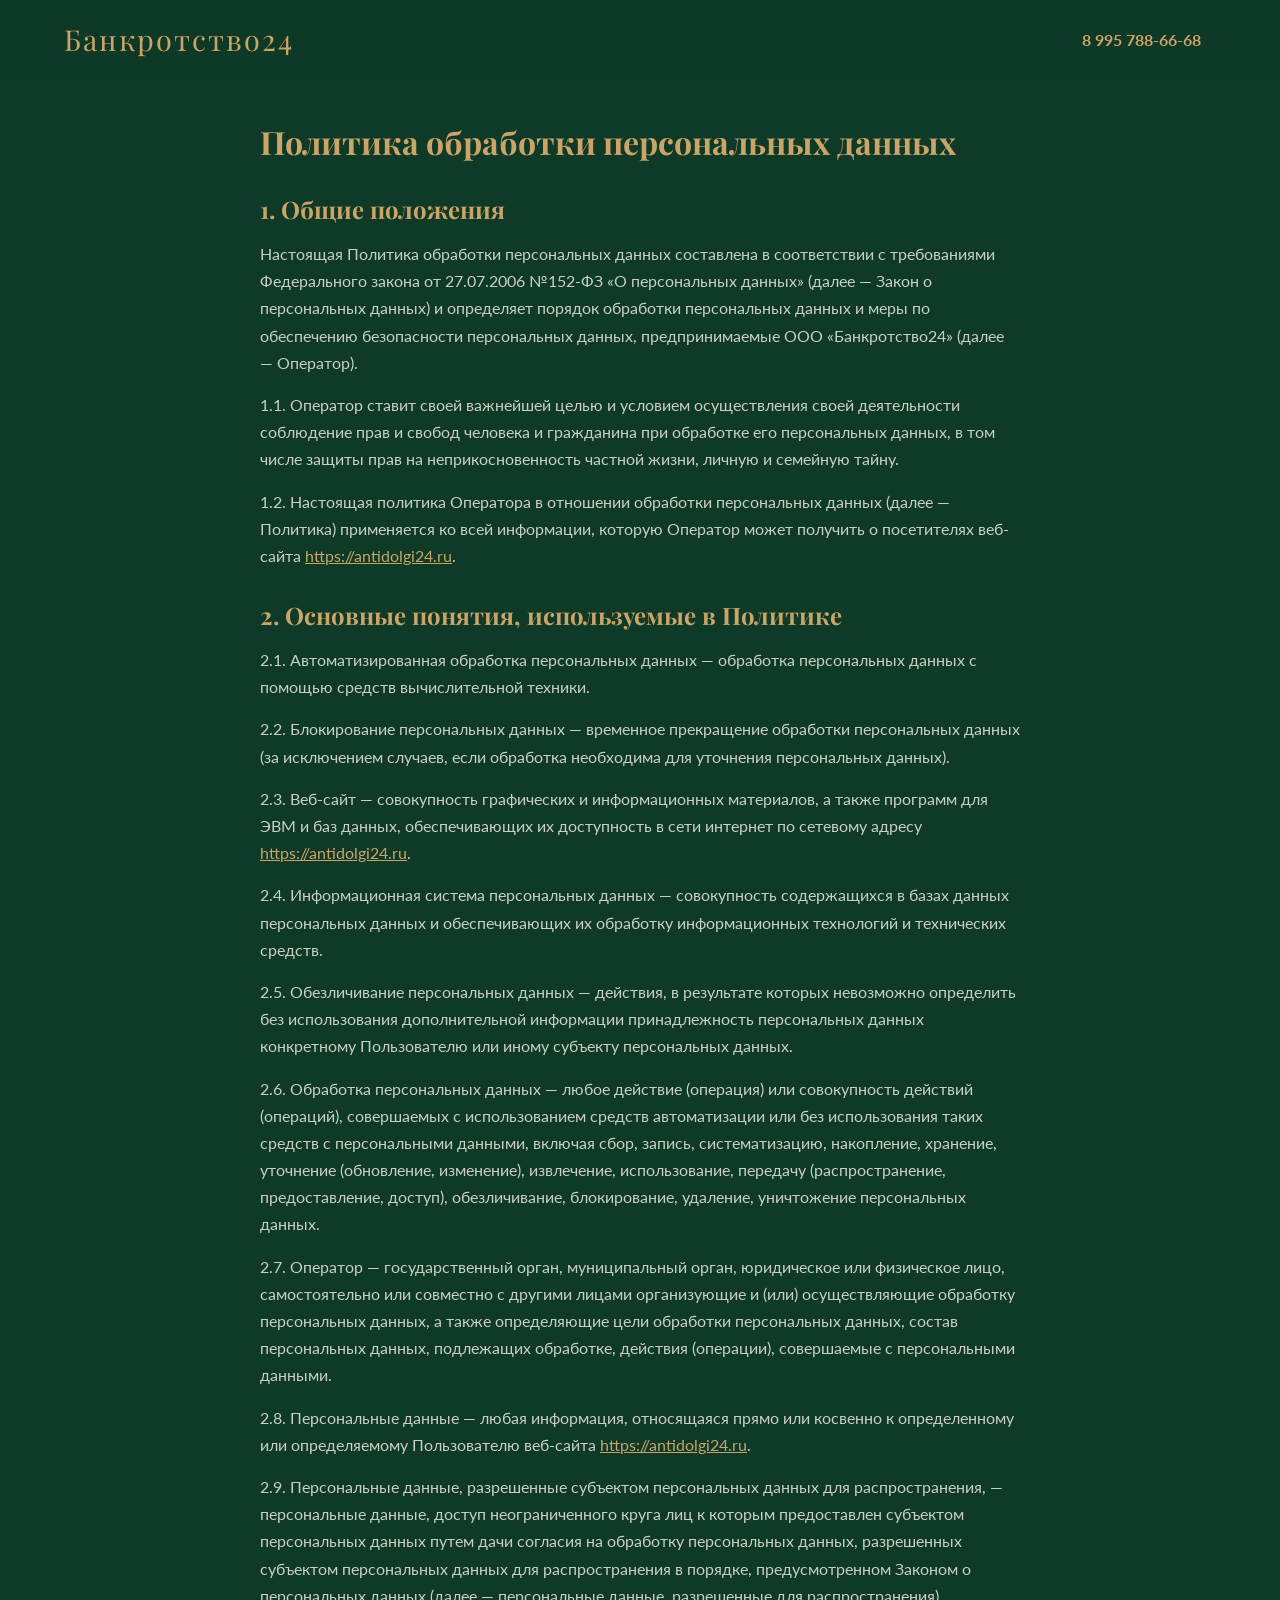
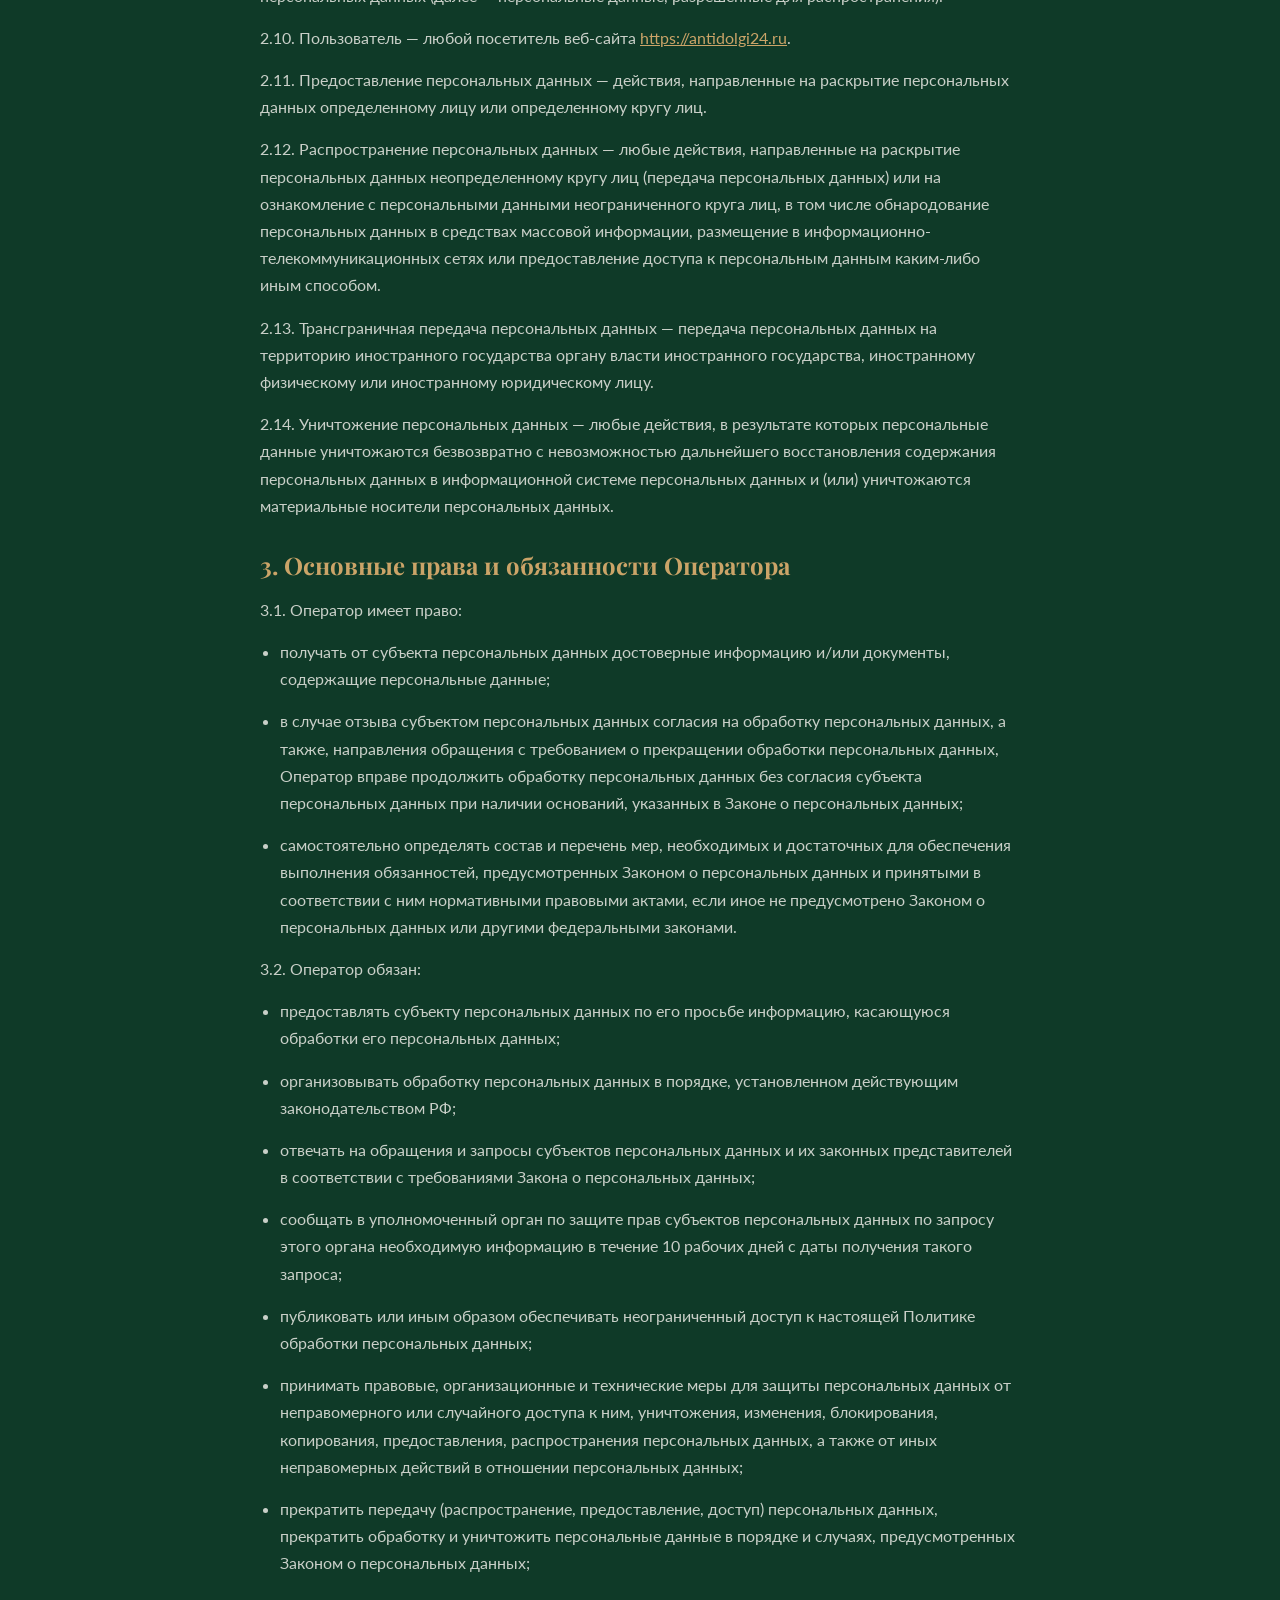
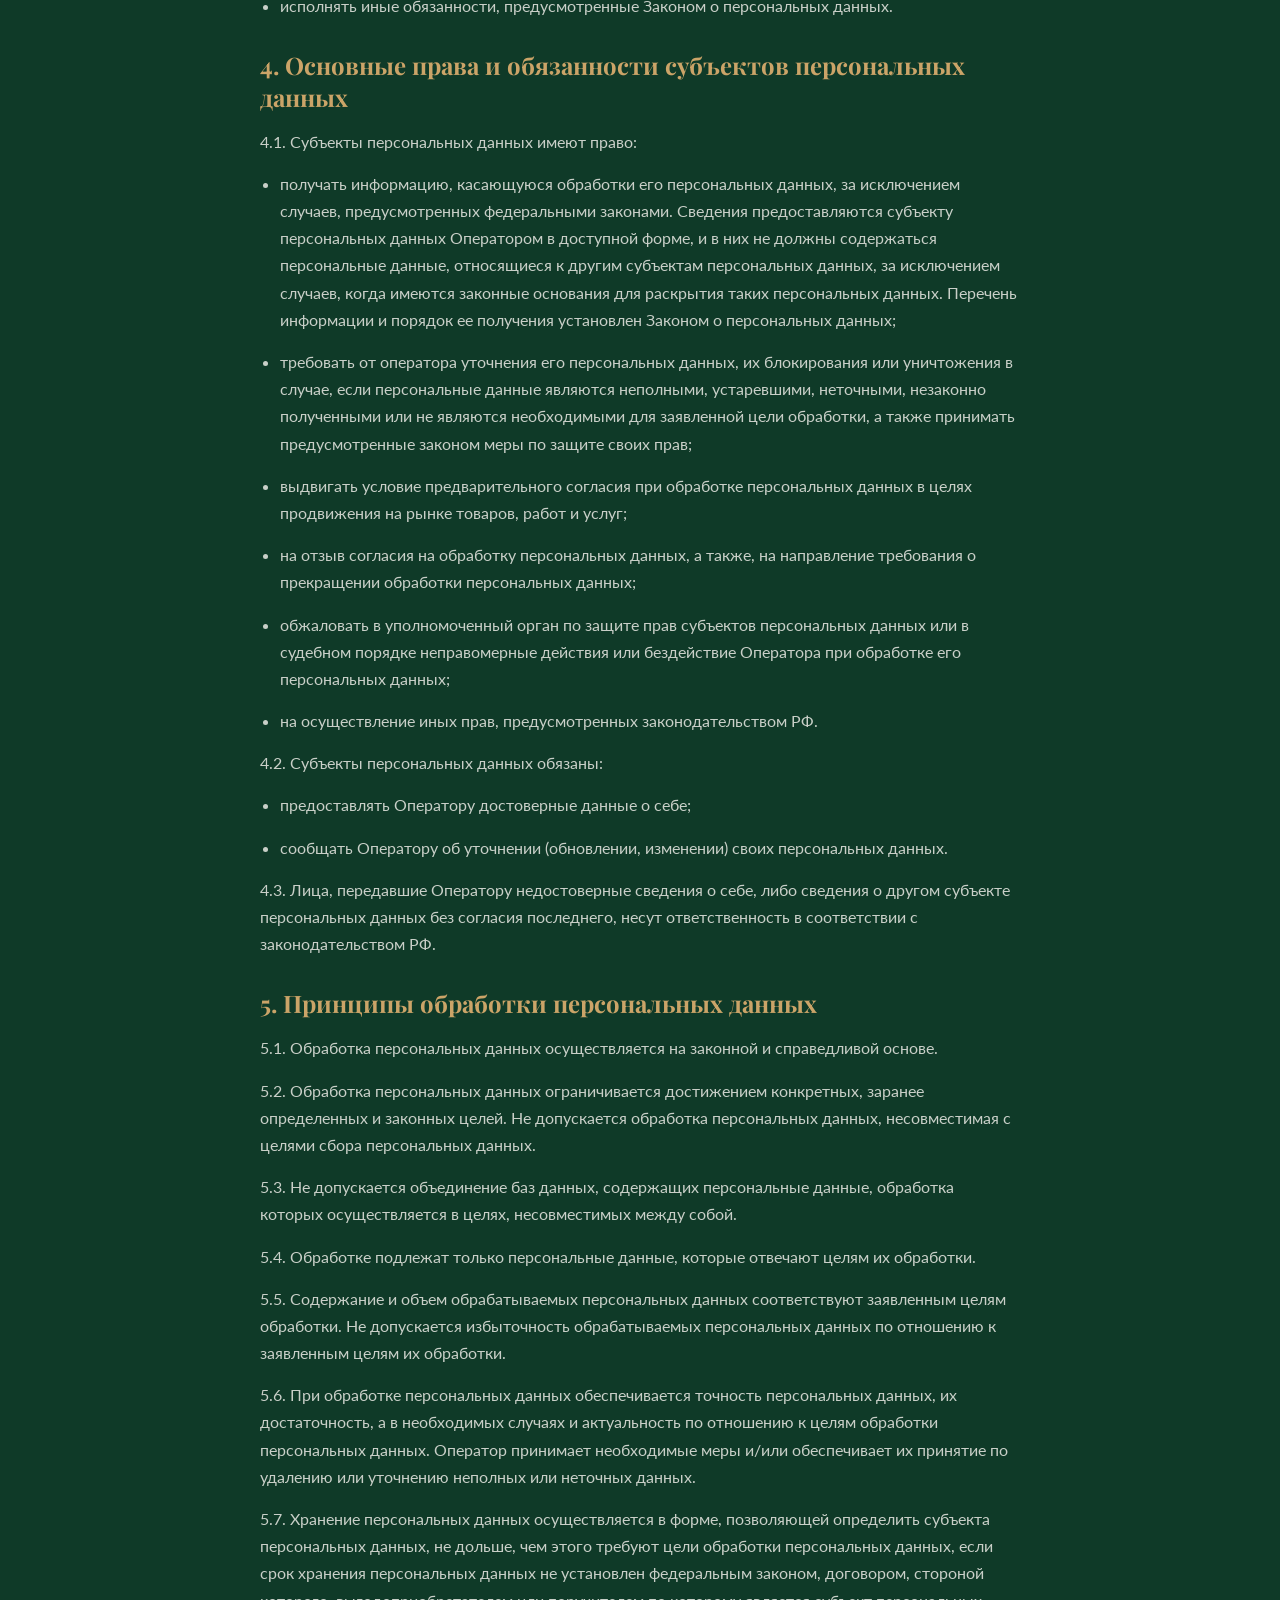
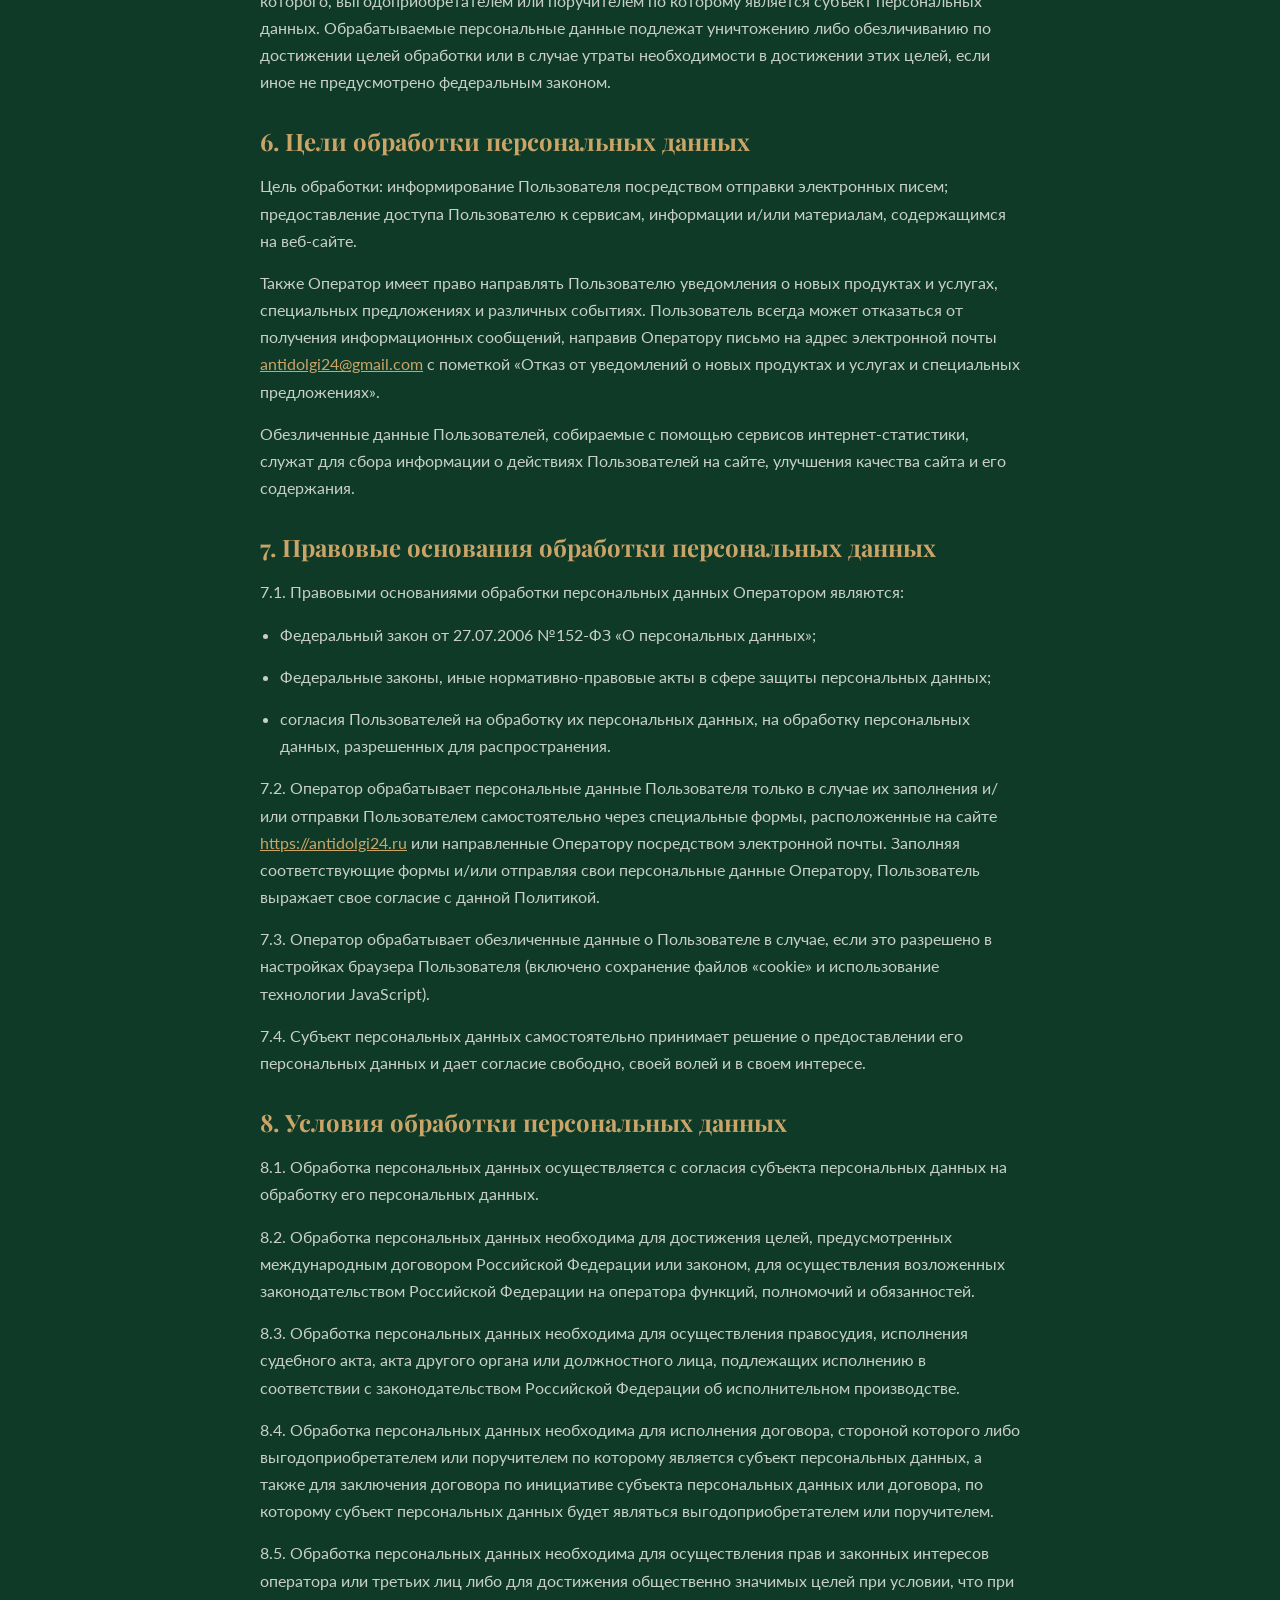
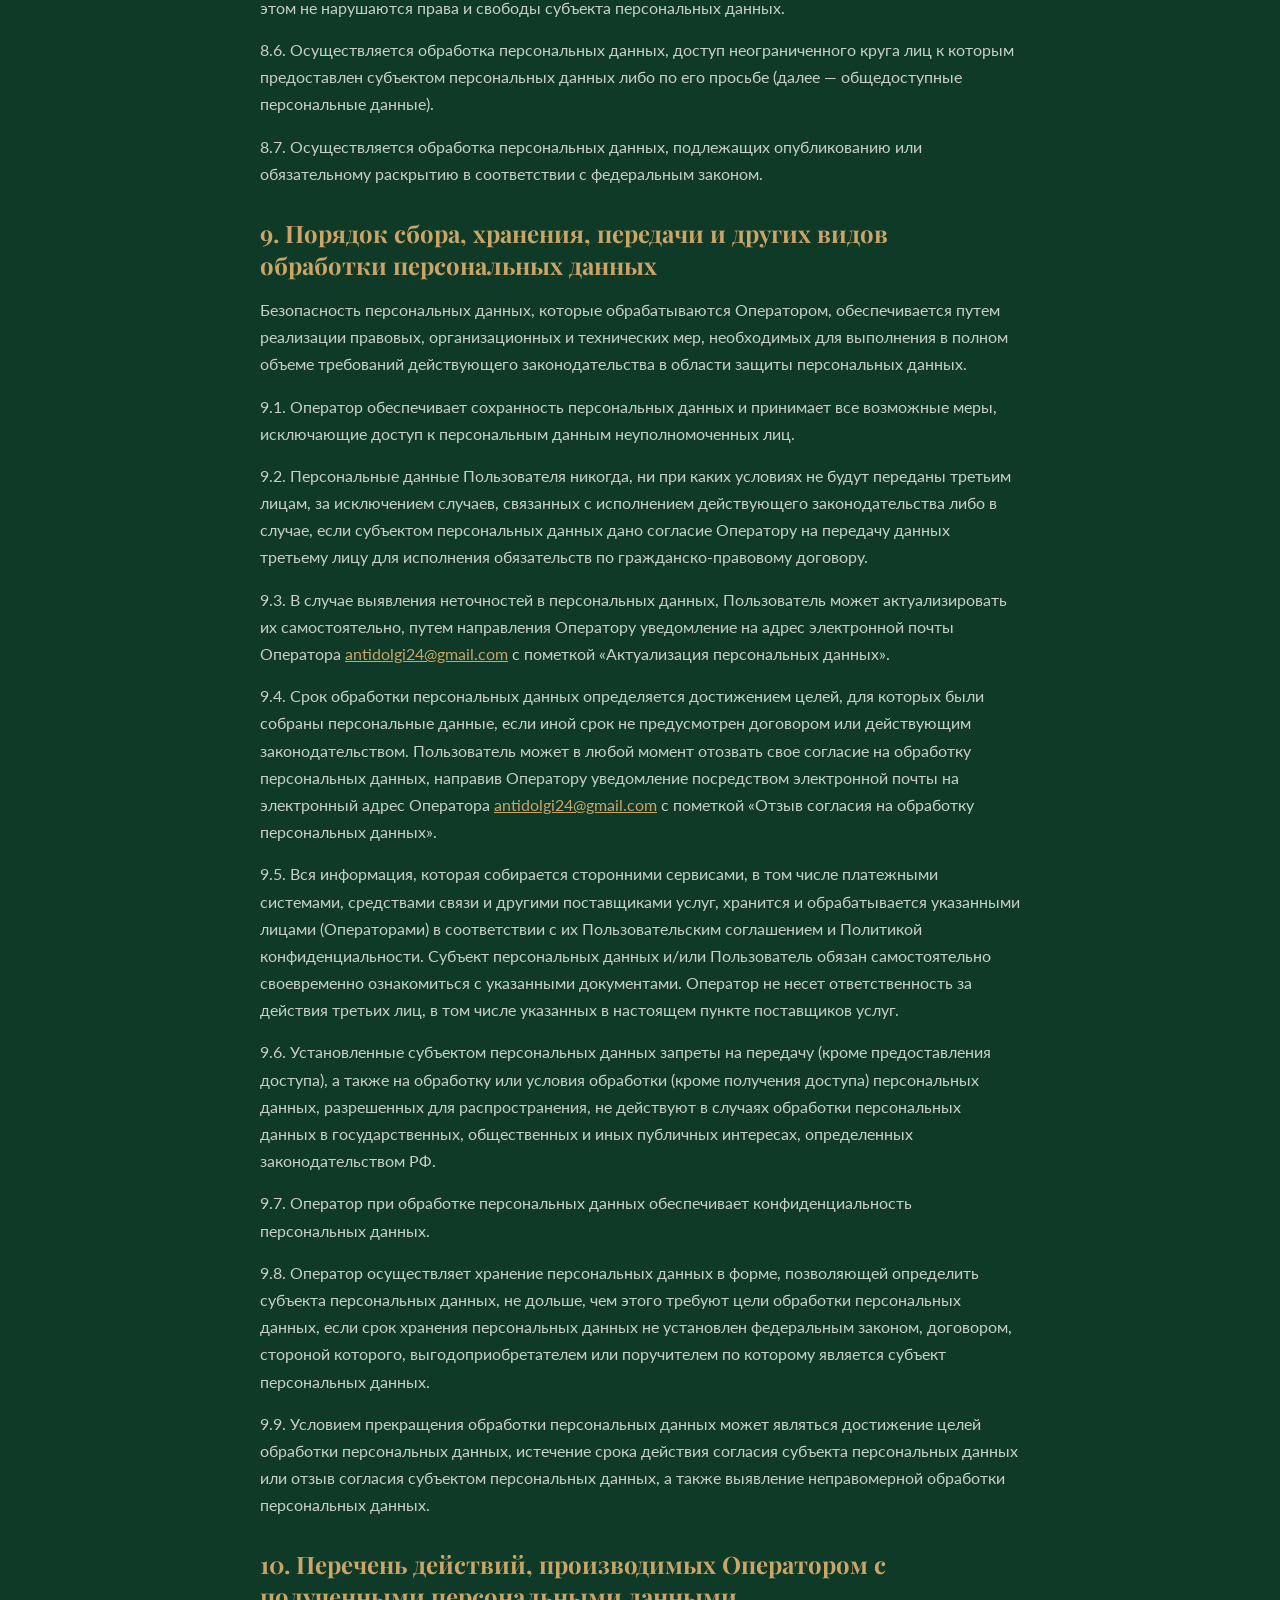
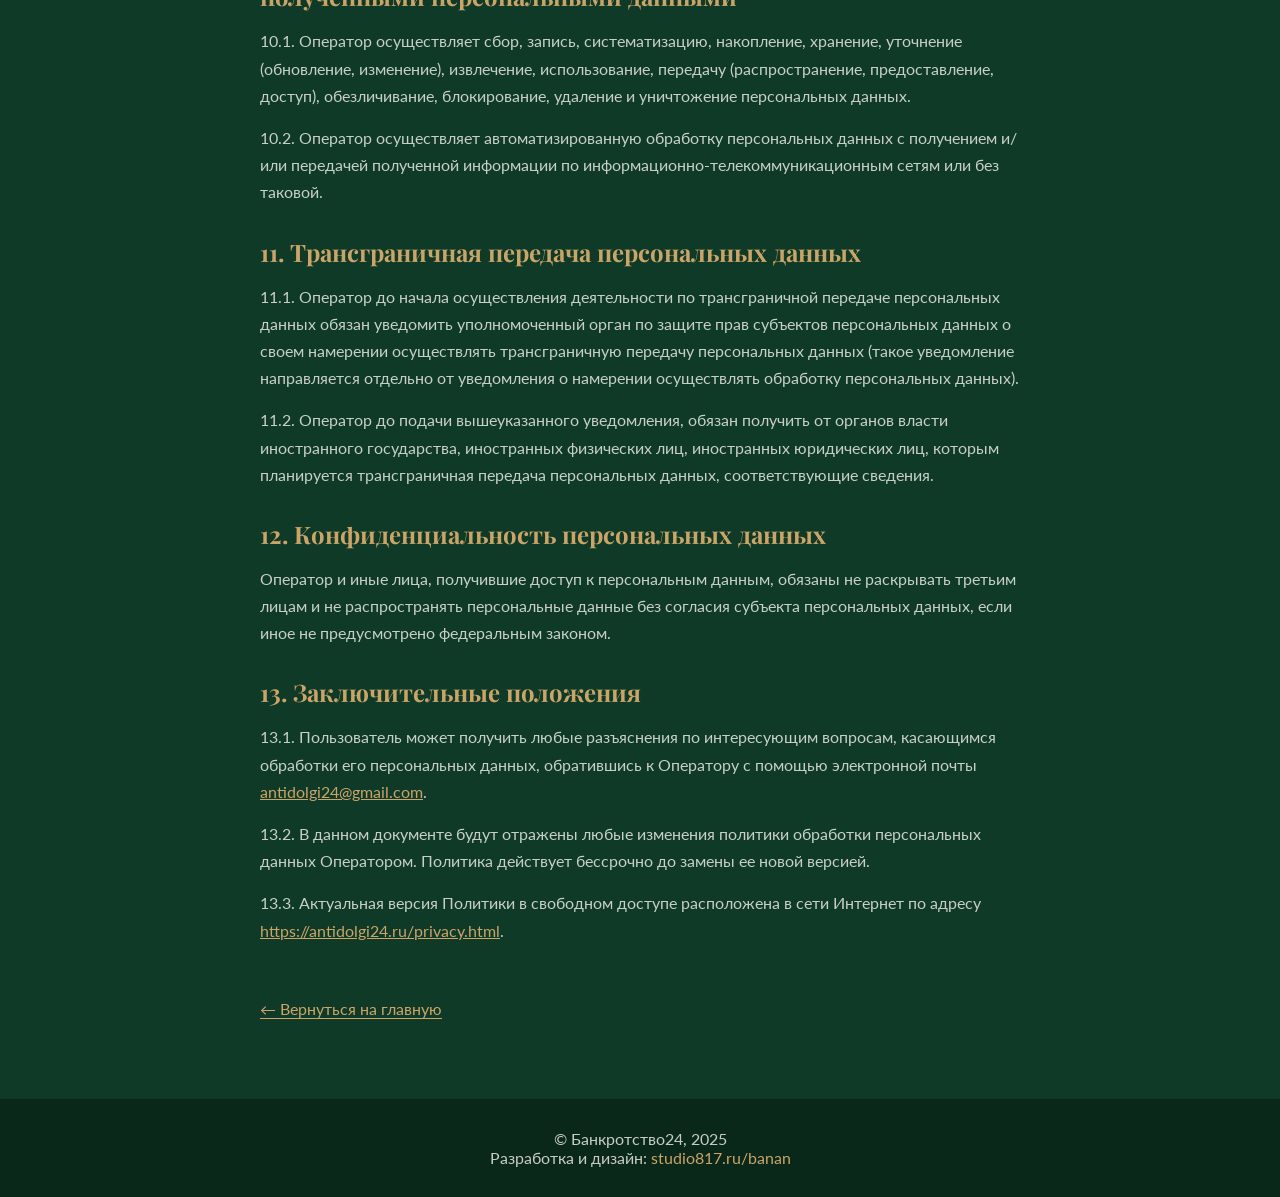
<file: privacy.html>
<!DOCTYPE html>
<html lang="ru">
<head>
  <meta charset="UTF-8">
  <meta name="viewport" content="width=device-width, initial-scale=1.0">
  <title>Политика обработки персональных данных — Банкротство24</title>
  <meta name="description" content="Политика обработки персональных данных сервиса Банкротство24. Условия сбора, хранения и использования личной информации.">
  <meta name="robots" content="noindex, follow">
  <link rel="preload" href="https://fonts.googleapis.com/css2?family=Lato:wght@300;400;700&family=Playfair+Display:wght@600;700&display=swap" as="style">
  <link href="https://fonts.googleapis.com/css2?family=Lato:wght@300;400;700&family=Playfair+Display:wght@600;700&display=swap" rel="stylesheet">
  <link rel="stylesheet" href="assets/css/style.css">
  <style>
    .privacy-content {
      max-width: 800px;
      margin: 120px auto 80px;
      padding: 0 20px;
    }
    .privacy-content h1 {
      font-family: var(--font-heading);
      color: var(--gold);
      margin-bottom: 30px;
    }
    .privacy-content h2 {
      font-family: var(--font-heading);
      color: var(--gold);
      margin: 30px 0 15px;
      font-size: 1.5rem;
    }
    .privacy-content p, .privacy-content li {
      color: var(--text-light);
      line-height: 1.7;
      margin-bottom: 15px;
    }
    .privacy-content ul {
      padding-left: 20px;
      margin-bottom: 15px;
    }
    .privacy-content a {
      color: var(--gold);
    }
    .back-link {
      display: inline-block;
      margin-top: 40px;
      color: var(--gold);
      text-decoration: none;
      border-bottom: 1px solid var(--gold);
    }
  </style>
</head>
<body>
  <header class="header scrolled" id="header">
    <div class="container header__inner">
      <a href="index.html" class="logo">Банкротство24</a>
      <div class="header__contacts">
        <a href="tel:89957886668" class="phone">8 995 788-66-68</a>
      </div>
    </div>
  </header>

  <main>
    <div class="privacy-content">
      <h1>Политика обработки персональных данных</h1>

      <h2>1. Общие положения</h2>
      <p>Настоящая Политика обработки персональных данных составлена в соответствии с требованиями Федерального закона от 27.07.2006 №152-ФЗ «О персональных данных» (далее — Закон о персональных данных) и определяет порядок обработки персональных данных и меры по обеспечению безопасности персональных данных, предпринимаемые ООО «Банкротство24» (далее — Оператор).</p>
      <p>1.1. Оператор ставит своей важнейшей целью и условием осуществления своей деятельности соблюдение прав и свобод человека и гражданина при обработке его персональных данных, в том числе защиты прав на неприкосновенность частной жизни, личную и семейную тайну.</p>
      <p>1.2. Настоящая политика Оператора в отношении обработки персональных данных (далее — Политика) применяется ко всей информации, которую Оператор может получить о посетителях веб-сайта <a href="https://antidolgi24.ru">https://antidolgi24.ru</a>.</p>

      <h2>2. Основные понятия, используемые в Политике</h2>
      <p>2.1. Автоматизированная обработка персональных данных — обработка персональных данных с помощью средств вычислительной техники.</p>
      <p>2.2. Блокирование персональных данных — временное прекращение обработки персональных данных (за исключением случаев, если обработка необходима для уточнения персональных данных).</p>
      <p>2.3. Веб-сайт — совокупность графических и информационных материалов, а также программ для ЭВМ и баз данных, обеспечивающих их доступность в сети интернет по сетевому адресу <a href="https://antidolgi24.ru">https://antidolgi24.ru</a>.</p>
      <p>2.4. Информационная система персональных данных — совокупность содержащихся в базах данных персональных данных и обеспечивающих их обработку информационных технологий и технических средств.</p>
      <p>2.5. Обезличивание персональных данных — действия, в результате которых невозможно определить без использования дополнительной информации принадлежность персональных данных конкретному Пользователю или иному субъекту персональных данных.</p>
      <p>2.6. Обработка персональных данных — любое действие (операция) или совокупность действий (операций), совершаемых с использованием средств автоматизации или без использования таких средств с персональными данными, включая сбор, запись, систематизацию, накопление, хранение, уточнение (обновление, изменение), извлечение, использование, передачу (распространение, предоставление, доступ), обезличивание, блокирование, удаление, уничтожение персональных данных.</p>
      <p>2.7. Оператор — государственный орган, муниципальный орган, юридическое или физическое лицо, самостоятельно или совместно с другими лицами организующие и (или) осуществляющие обработку персональных данных, а также определяющие цели обработки персональных данных, состав персональных данных, подлежащих обработке, действия (операции), совершаемые с персональными данными.</p>
      <p>2.8. Персональные данные — любая информация, относящаяся прямо или косвенно к определенному или определяемому Пользователю веб-сайта <a href="https://antidolgi24.ru">https://antidolgi24.ru</a>.</p>
      <p>2.9. Персональные данные, разрешенные субъектом персональных данных для распространения, — персональные данные, доступ неограниченного круга лиц к которым предоставлен субъектом персональных данных путем дачи согласия на обработку персональных данных, разрешенных субъектом персональных данных для распространения в порядке, предусмотренном Законом о персональных данных (далее — персональные данные, разрешенные для распространения).</p>
      <p>2.10. Пользователь — любой посетитель веб-сайта <a href="https://antidolgi24.ru">https://antidolgi24.ru</a>.</p>
      <p>2.11. Предоставление персональных данных — действия, направленные на раскрытие персональных данных определенному лицу или определенному кругу лиц.</p>
      <p>2.12. Распространение персональных данных — любые действия, направленные на раскрытие персональных данных неопределенному кругу лиц (передача персональных данных) или на ознакомление с персональными данными неограниченного круга лиц, в том числе обнародование персональных данных в средствах массовой информации, размещение в информационно-телекоммуникационных сетях или предоставление доступа к персональным данным каким-либо иным способом.</p>
      <p>2.13. Трансграничная передача персональных данных — передача персональных данных на территорию иностранного государства органу власти иностранного государства, иностранному физическому или иностранному юридическому лицу.</p>
      <p>2.14. Уничтожение персональных данных — любые действия, в результате которых персональные данные уничтожаются безвозвратно с невозможностью дальнейшего восстановления содержания персональных данных в информационной системе персональных данных и (или) уничтожаются материальные носители персональных данных.</p>

      <h2>3. Основные права и обязанности Оператора</h2>
      <p>3.1. Оператор имеет право:</p>
      <ul>
        <li>получать от субъекта персональных данных достоверные информацию и/или документы, содержащие персональные данные;</li>
        <li>в случае отзыва субъектом персональных данных согласия на обработку персональных данных, а также, направления обращения с требованием о прекращении обработки персональных данных, Оператор вправе продолжить обработку персональных данных без согласия субъекта персональных данных при наличии оснований, указанных в Законе о персональных данных;</li>
        <li>самостоятельно определять состав и перечень мер, необходимых и достаточных для обеспечения выполнения обязанностей, предусмотренных Законом о персональных данных и принятыми в соответствии с ним нормативными правовыми актами, если иное не предусмотрено Законом о персональных данных или другими федеральными законами.</li>
      </ul>
      <p>3.2. Оператор обязан:</p>
      <ul>
        <li>предоставлять субъекту персональных данных по его просьбе информацию, касающуюся обработки его персональных данных;</li>
        <li>организовывать обработку персональных данных в порядке, установленном действующим законодательством РФ;</li>
        <li>отвечать на обращения и запросы субъектов персональных данных и их законных представителей в соответствии с требованиями Закона о персональных данных;</li>
        <li>сообщать в уполномоченный орган по защите прав субъектов персональных данных по запросу этого органа необходимую информацию в течение 10 рабочих дней с даты получения такого запроса;</li>
        <li>публиковать или иным образом обеспечивать неограниченный доступ к настоящей Политике обработки персональных данных;</li>
        <li>принимать правовые, организационные и технические меры для защиты персональных данных от неправомерного или случайного доступа к ним, уничтожения, изменения, блокирования, копирования, предоставления, распространения персональных данных, а также от иных неправомерных действий в отношении персональных данных;</li>
        <li>прекратить передачу (распространение, предоставление, доступ) персональных данных, прекратить обработку и уничтожить персональные данные в порядке и случаях, предусмотренных Законом о персональных данных;</li>
        <li>исполнять иные обязанности, предусмотренные Законом о персональных данных.</li>
      </ul>

      <h2>4. Основные права и обязанности субъектов персональных данных</h2>
      <p>4.1. Субъекты персональных данных имеют право:</p>
      <ul>
        <li>получать информацию, касающуюся обработки его персональных данных, за исключением случаев, предусмотренных федеральными законами. Сведения предоставляются субъекту персональных данных Оператором в доступной форме, и в них не должны содержаться персональные данные, относящиеся к другим субъектам персональных данных, за исключением случаев, когда имеются законные основания для раскрытия таких персональных данных. Перечень информации и порядок ее получения установлен Законом о персональных данных;</li>
        <li>требовать от оператора уточнения его персональных данных, их блокирования или уничтожения в случае, если персональные данные являются неполными, устаревшими, неточными, незаконно полученными или не являются необходимыми для заявленной цели обработки, а также принимать предусмотренные законом меры по защите своих прав;</li>
        <li>выдвигать условие предварительного согласия при обработке персональных данных в целях продвижения на рынке товаров, работ и услуг;</li>
        <li>на отзыв согласия на обработку персональных данных, а также, на направление требования о прекращении обработки персональных данных;</li>
        <li>обжаловать в уполномоченный орган по защите прав субъектов персональных данных или в судебном порядке неправомерные действия или бездействие Оператора при обработке его персональных данных;</li>
        <li>на осуществление иных прав, предусмотренных законодательством РФ.</li>
      </ul>
      <p>4.2. Субъекты персональных данных обязаны:</p>
      <ul>
        <li>предоставлять Оператору достоверные данные о себе;</li>
        <li>сообщать Оператору об уточнении (обновлении, изменении) своих персональных данных.</li>
      </ul>
      <p>4.3. Лица, передавшие Оператору недостоверные сведения о себе, либо сведения о другом субъекте персональных данных без согласия последнего, несут ответственность в соответствии с законодательством РФ.</p>

      <h2>5. Принципы обработки персональных данных</h2>
      <p>5.1. Обработка персональных данных осуществляется на законной и справедливой основе.</p>
      <p>5.2. Обработка персональных данных ограничивается достижением конкретных, заранее определенных и законных целей. Не допускается обработка персональных данных, несовместимая с целями сбора персональных данных.</p>
      <p>5.3. Не допускается объединение баз данных, содержащих персональные данные, обработка которых осуществляется в целях, несовместимых между собой.</p>
      <p>5.4. Обработке подлежат только персональные данные, которые отвечают целям их обработки.</p>
      <p>5.5. Содержание и объем обрабатываемых персональных данных соответствуют заявленным целям обработки. Не допускается избыточность обрабатываемых персональных данных по отношению к заявленным целям их обработки.</p>
      <p>5.6. При обработке персональных данных обеспечивается точность персональных данных, их достаточность, а в необходимых случаях и актуальность по отношению к целям обработки персональных данных. Оператор принимает необходимые меры и/или обеспечивает их принятие по удалению или уточнению неполных или неточных данных.</p>
      <p>5.7. Хранение персональных данных осуществляется в форме, позволяющей определить субъекта персональных данных, не дольше, чем этого требуют цели обработки персональных данных, если срок хранения персональных данных не установлен федеральным законом, договором, стороной которого, выгодоприобретателем или поручителем по которому является субъект персональных данных. Обрабатываемые персональные данные подлежат уничтожению либо обезличиванию по достижении целей обработки или в случае утраты необходимости в достижении этих целей, если иное не предусмотрено федеральным законом.</p>

      <h2>6. Цели обработки персональных данных</h2>
      <p>Цель обработки: информирование Пользователя посредством отправки электронных писем; предоставление доступа Пользователю к сервисам, информации и/или материалам, содержащимся на веб-сайте.</p>
      <p>Также Оператор имеет право направлять Пользователю уведомления о новых продуктах и услугах, специальных предложениях и различных событиях. Пользователь всегда может отказаться от получения информационных сообщений, направив Оператору письмо на адрес электронной почты <a href="mailto:antidolgi24@gmail.com">antidolgi24@gmail.com</a> с пометкой «Отказ от уведомлений о новых продуктах и услугах и специальных предложениях».</p>
      <p>Обезличенные данные Пользователей, собираемые с помощью сервисов интернет-статистики, служат для сбора информации о действиях Пользователей на сайте, улучшения качества сайта и его содержания.</p>

      <h2>7. Правовые основания обработки персональных данных</h2>
      <p>7.1. Правовыми основаниями обработки персональных данных Оператором являются:</p>
      <ul>
        <li>Федеральный закон от 27.07.2006 №152-ФЗ «О персональных данных»;</li>
        <li>Федеральные законы, иные нормативно-правовые акты в сфере защиты персональных данных;</li>
        <li>согласия Пользователей на обработку их персональных данных, на обработку персональных данных, разрешенных для распространения.</li>
      </ul>
      <p>7.2. Оператор обрабатывает персональные данные Пользователя только в случае их заполнения и/или отправки Пользователем самостоятельно через специальные формы, расположенные на сайте <a href="https://antidolgi24.ru">https://antidolgi24.ru</a> или направленные Оператору посредством электронной почты. Заполняя соответствующие формы и/или отправляя свои персональные данные Оператору, Пользователь выражает свое согласие с данной Политикой.</p>
      <p>7.3. Оператор обрабатывает обезличенные данные о Пользователе в случае, если это разрешено в настройках браузера Пользователя (включено сохранение файлов «cookie» и использование технологии JavaScript).</p>
      <p>7.4. Субъект персональных данных самостоятельно принимает решение о предоставлении его персональных данных и дает согласие свободно, своей волей и в своем интересе.</p>

      <h2>8. Условия обработки персональных данных</h2>
      <p>8.1. Обработка персональных данных осуществляется с согласия субъекта персональных данных на обработку его персональных данных.</p>
      <p>8.2. Обработка персональных данных необходима для достижения целей, предусмотренных международным договором Российской Федерации или законом, для осуществления возложенных законодательством Российской Федерации на оператора функций, полномочий и обязанностей.</p>
      <p>8.3. Обработка персональных данных необходима для осуществления правосудия, исполнения судебного акта, акта другого органа или должностного лица, подлежащих исполнению в соответствии с законодательством Российской Федерации об исполнительном производстве.</p>
      <p>8.4. Обработка персональных данных необходима для исполнения договора, стороной которого либо выгодоприобретателем или поручителем по которому является субъект персональных данных, а также для заключения договора по инициативе субъекта персональных данных или договора, по которому субъект персональных данных будет являться выгодоприобретателем или поручителем.</p>
      <p>8.5. Обработка персональных данных необходима для осуществления прав и законных интересов оператора или третьих лиц либо для достижения общественно значимых целей при условии, что при этом не нарушаются права и свободы субъекта персональных данных.</p>
      <p>8.6. Осуществляется обработка персональных данных, доступ неограниченного круга лиц к которым предоставлен субъектом персональных данных либо по его просьбе (далее — общедоступные персональные данные).</p>
      <p>8.7. Осуществляется обработка персональных данных, подлежащих опубликованию или обязательному раскрытию в соответствии с федеральным законом.</p>

      <h2>9. Порядок сбора, хранения, передачи и других видов обработки персональных данных</h2>
      <p>Безопасность персональных данных, которые обрабатываются Оператором, обеспечивается путем реализации правовых, организационных и технических мер, необходимых для выполнения в полном объеме требований действующего законодательства в области защиты персональных данных.</p>
      <p>9.1. Оператор обеспечивает сохранность персональных данных и принимает все возможные меры, исключающие доступ к персональным данным неуполномоченных лиц.</p>
      <p>9.2. Персональные данные Пользователя никогда, ни при каких условиях не будут переданы третьим лицам, за исключением случаев, связанных с исполнением действующего законодательства либо в случае, если субъектом персональных данных дано согласие Оператору на передачу данных третьему лицу для исполнения обязательств по гражданско-правовому договору.</p>
      <p>9.3. В случае выявления неточностей в персональных данных, Пользователь может актуализировать их самостоятельно, путем направления Оператору уведомление на адрес электронной почты Оператора <a href="mailto:antidolgi24@gmail.com">antidolgi24@gmail.com</a> с пометкой «Актуализация персональных данных».</p>
      <p>9.4. Срок обработки персональных данных определяется достижением целей, для которых были собраны персональные данные, если иной срок не предусмотрен договором или действующим законодательством. Пользователь может в любой момент отозвать свое согласие на обработку персональных данных, направив Оператору уведомление посредством электронной почты на электронный адрес Оператора <a href="mailto:antidolgi24@gmail.com">antidolgi24@gmail.com</a> с пометкой «Отзыв согласия на обработку персональных данных».</p>
      <p>9.5. Вся информация, которая собирается сторонними сервисами, в том числе платежными системами, средствами связи и другими поставщиками услуг, хранится и обрабатывается указанными лицами (Операторами) в соответствии с их Пользовательским соглашением и Политикой конфиденциальности. Субъект персональных данных и/или Пользователь обязан самостоятельно своевременно ознакомиться с указанными документами. Оператор не несет ответственность за действия третьих лиц, в том числе указанных в настоящем пункте поставщиков услуг.</p>
      <p>9.6. Установленные субъектом персональных данных запреты на передачу (кроме предоставления доступа), а также на обработку или условия обработки (кроме получения доступа) персональных данных, разрешенных для распространения, не действуют в случаях обработки персональных данных в государственных, общественных и иных публичных интересах, определенных законодательством РФ.</p>
      <p>9.7. Оператор при обработке персональных данных обеспечивает конфиденциальность персональных данных.</p>
      <p>9.8. Оператор осуществляет хранение персональных данных в форме, позволяющей определить субъекта персональных данных, не дольше, чем этого требуют цели обработки персональных данных, если срок хранения персональных данных не установлен федеральным законом, договором, стороной которого, выгодоприобретателем или поручителем по которому является субъект персональных данных.</p>
      <p>9.9. Условием прекращения обработки персональных данных может являться достижение целей обработки персональных данных, истечение срока действия согласия субъекта персональных данных или отзыв согласия субъектом персональных данных, а также выявление неправомерной обработки персональных данных.</p>

      <h2>10. Перечень действий, производимых Оператором с полученными персональными данными</h2>
      <p>10.1. Оператор осуществляет сбор, запись, систематизацию, накопление, хранение, уточнение (обновление, изменение), извлечение, использование, передачу (распространение, предоставление, доступ), обезличивание, блокирование, удаление и уничтожение персональных данных.</p>
      <p>10.2. Оператор осуществляет автоматизированную обработку персональных данных с получением и/или передачей полученной информации по информационно-телекоммуникационным сетям или без таковой.</p>

      <h2>11. Трансграничная передача персональных данных</h2>
      <p>11.1. Оператор до начала осуществления деятельности по трансграничной передаче персональных данных обязан уведомить уполномоченный орган по защите прав субъектов персональных данных о своем намерении осуществлять трансграничную передачу персональных данных (такое уведомление направляется отдельно от уведомления о намерении осуществлять обработку персональных данных).</p>
      <p>11.2. Оператор до подачи вышеуказанного уведомления, обязан получить от органов власти иностранного государства, иностранных физических лиц, иностранных юридических лиц, которым планируется трансграничная передача персональных данных, соответствующие сведения.</p>

      <h2>12. Конфиденциальность персональных данных</h2>
      <p>Оператор и иные лица, получившие доступ к персональным данным, обязаны не раскрывать третьим лицам и не распространять персональные данные без согласия субъекта персональных данных, если иное не предусмотрено федеральным законом.</p>

      <h2>13. Заключительные положения</h2>
      <p>13.1. Пользователь может получить любые разъяснения по интересующим вопросам, касающимся обработки его персональных данных, обратившись к Оператору с помощью электронной почты <a href="mailto:antidolgi24@gmail.com">antidolgi24@gmail.com</a>.</p>
      <p>13.2. В данном документе будут отражены любые изменения политики обработки персональных данных Оператором. Политика действует бессрочно до замены ее новой версией.</p>
      <p>13.3. Актуальная версия Политики в свободном доступе расположена в сети Интернет по адресу <a href="https://antidolgi24.ru/privacy.html">https://antidolgi24.ru/privacy.html</a>.</p>

      <a href="index.html" class="back-link">← Вернуться на главную</a>
    </div>
  </main>

  <footer class="footer">
    <div class="container">
      <p>© Банкротство24, 2025</p>
      <p>Разработка и дизайн: <a href="https://studio817.ru/banan" target="_blank" rel="noopener">studio817.ru/banan</a></p>
    </div>
  </footer>
</body>
</html>
</file>
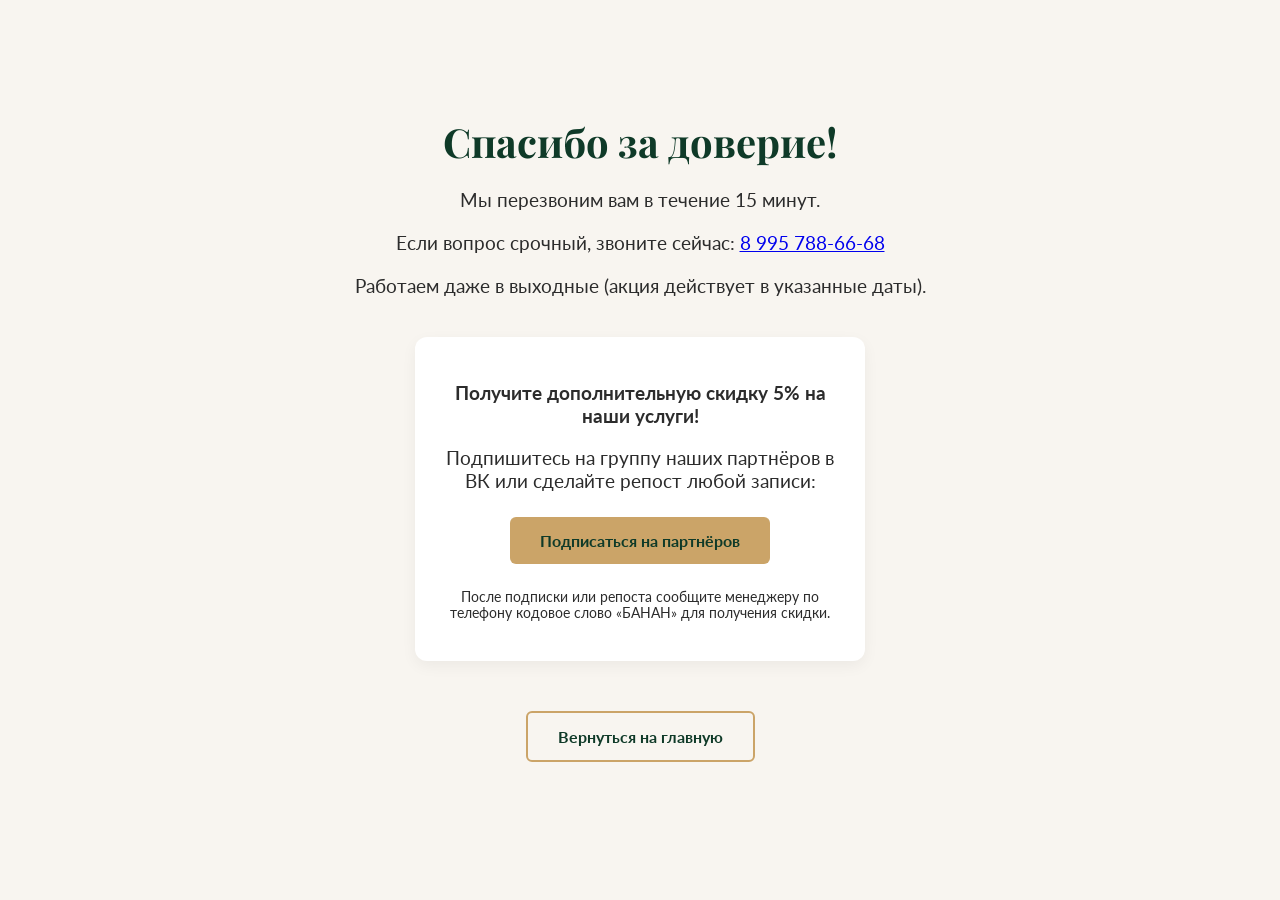
<file: thanks.html>
<!DOCTYPE html>
<html lang="ru">
<head>
  <meta charset="UTF-8">
  <meta name="viewport" content="width=device-width, initial-scale=1.0">
  <title>Спасибо! | Антидолги24</title>
  <meta name="robots" content="noindex,follow">
  <link rel="icon" href="favicon.png" type="image/png">
  <link href="https://fonts.googleapis.com/css2?family=Lato:wght@300;400;700&family=Playfair+Display:wght@600;700&display=swap" rel="stylesheet">
  <style>
    body { font-family: 'Lato', sans-serif; background: #F8F5F0; text-align: center; padding: 80px 20px; color: #2c2c2c; }
    h1 { font-family: 'Playfair Display', serif; color: #0F3A28; font-size: 2.5rem; margin-bottom: 20px; }
    p { font-size: 1.2rem; margin-bottom: 20px; }
    .btn { display: inline-block; background: #CBA468; color: #0F3A28; font-weight: 700; padding: 14px 30px; border-radius: 6px; text-decoration: none; margin: 10px; }
    .vk-box { margin: 40px auto; max-width: 400px; background: #fff; padding: 25px; border-radius: 12px; box-shadow: 0 5px 15px rgba(0,0,0,0.05); }
    .vk-box p { margin-bottom: 15px; }
  </style>
</head>
<body>
  <h1>Спасибо за доверие!</h1>
  <p>Мы перезвоним вам в течение 15 минут.</p>
  <p>Если вопрос срочный, звоните сейчас: <a href="tel:89957886668">8 995 788-66-68</a></p>
  <p>Работаем даже в выходные (акция действует в указанные даты).</p>
  <div class="vk-box">
    <p><strong>Получите дополнительную скидку 5% на наши услуги!</strong></p>
    <p>Подпишитесь на группу наших партнёров в ВК или сделайте репост любой записи:</p>
    <a href="https://vk.com/studio817" target="_blank" class="btn">Подписаться на партнёров</a>
    <p style="font-size:0.85rem; margin-top:15px;">После подписки или репоста сообщите менеджеру по телефону кодовое слово «БАНАН» для получения скидки.</p>
  </div>
  <a href="/" class="btn" style="background:transparent; border:2px solid #CBA468; color:#0F3A28;">Вернуться на главную</a>
</body>
</html>
</file>
<file: assets/css/style.css>
/* assets/css/style.css */

:root {
  --bg-dark: #0F3A28;
  --bg-deep: #09281A;
  --gold: #CBA468;
  --gold-light: #E2C992;
  --white: #F8F5F0;
  --text-light: rgba(248, 245, 240, 0.8);
  --font-heading: 'Playfair Display', serif;
  --font-body: 'Lato', sans-serif;
  --transition: 0.3s ease;
}

* {
  margin: 0;
  padding: 0;
  box-sizing: border-box;
}

html {
  scroll-behavior: smooth;
  background: var(--bg-dark);
  color: var(--white);
  font-family: var(--font-body);
  cursor: none;
  scroll-padding-top: 90px;
}

body {
  overflow-x: hidden;
  cursor: none;
}

a, button, input, select, textarea, .accordion-header, .service-card, .btn, .logo, lottie-player {
  cursor: none;
}

/* Убираем дефолтный курсор для тач-устройств */
@media (pointer: coarse) {
  html, body, a, button, input, select, textarea, lottie-player {
    cursor: auto;
  }
  .cursor, .cursor-trail {
    display: none;
  }
}

/* Контейнер */
.container {
  width: 90%;
  max-width: 1200px;
  margin: 0 auto;
}

/* Кастомный курсор */
.cursor {
  position: fixed;
  width: 10px;
  height: 10px;
  border: 2px solid var(--gold);
  border-radius: 50%;
  pointer-events: none;
  z-index: 10000;
  transform: translate(-50%, -50%);
  transition: width 0.2s, height 0.2s, border-color 0.2s;
  mix-blend-mode: difference;
}

.cursor-trail {
  position: fixed;
  width: 30px;
  height: 30px;
  border: 1px solid var(--gold-light);
  border-radius: 50%;
  pointer-events: none;
  z-index: 9999;
  transform: translate(-50%, -50%);
  opacity: 0.5;
  transition: opacity 0.3s;
  will-change: left, top;
}

.cursor.active {
  width: 40px;
  height: 40px;
  border-color: var(--gold);
  background: rgba(203, 164, 104, 0.15);
}

/* Прелоадер */
#preloader {
  position: fixed;
  top: 0;
  left: 0;
  width: 100%;
  height: 100%;
  background: var(--bg-deep);
  z-index: 9999;
  display: flex;
  align-items: center;
  justify-content: center;
  transition: opacity 0.5s, visibility 0.5s;
}

.preloader-scales {
  display: flex;
  flex-direction: column;
  align-items: center;
  gap: 20px;
}

.preloader-text {
  font-family: var(--font-heading);
  font-size: 2rem;
  letter-spacing: 4px;
  color: var(--gold);
  opacity: 0;
}

/* Хедер */
.header {
  position: fixed;
  top: 0;
  left: 0;
  width: 100%;
  z-index: 1000;
  padding: 20px 0;
  transition: background 0.4s, backdrop-filter 0.4s;
}

.header.scrolled {
  background: rgba(15, 58, 40, 0.92);
  backdrop-filter: blur(12px);
}

.header__inner {
  display: flex;
  justify-content: space-between;
  align-items: center;
}

.logo {
  font-family: var(--font-heading);
  font-size: 1.8rem;
  color: var(--gold);
  text-decoration: none;
  letter-spacing: 2px;
}

.nav__list {
  display: flex;
  list-style: none;
  gap: 25px;
}

.nav__list a {
  color: var(--white);
  text-decoration: none;
  font-weight: 300;
  letter-spacing: 1px;
  transition: color var(--transition);
}

.nav__list a:hover,
.nav__list a:focus {
  color: var(--gold);
}

.header__contacts .phone {
  color: var(--gold);
  text-decoration: none;
  font-weight: 700;
  margin-right: 15px;
}

.messengers a {
  color: var(--white);
  text-decoration: none;
  margin-left: 10px;
  font-weight: 700;
  transition: color var(--transition);
}

.messengers a:hover {
  color: var(--gold);
}

/* Бургер */
.burger {
  display: none;
  flex-direction: column;
  gap: 5px;
  background: none;
  border: none;
}

.burger span {
  width: 25px;
  height: 2px;
  background: var(--white);
  transition: var(--transition);
}

@media (max-width: 768px) {
  .nav__list {
    display: none;
  }
  .burger {
    display: flex;
  }
}

/* Секции */
.section {
  padding: 100px 0;
}

.section__title {
  font-family: var(--font-heading);
  font-size: 2.8rem;
  color: var(--gold);
  text-align: center;
  margin-bottom: 60px;
  letter-spacing: 2px;
}

/* Hero */
.hero {
  position: relative;
  height: 100vh;
  display: flex;
  align-items: center;
  justify-content: center;
  overflow: hidden;
  background: var(--bg-deep);
}

#particles-js {
  position: absolute;
  top: 0;
  left: 0;
  width: 100%;
  height: 100%;
  z-index: 1;
}

.hero__video {
  position: absolute;
  top: 0;
  left: 0;
  width: 100%;
  height: 100%;
  object-fit: cover;
  opacity: 0.3;
  z-index: 0;
}

.hero__content {
  position: relative;
  z-index: 2;
  text-align: center;
}

.hero__title {
  font-family: var(--font-heading);
  font-size: 4rem;
  font-weight: 700;
  color: var(--white);
  max-width: 800px;
  margin: 0 auto 25px;
  line-height: 1.2;
}

.hero__subtitle {
  font-size: 1.4rem;
  color: var(--text-light);
  margin-bottom: 40px;
  font-weight: 300;
}

/* Кнопка */
.btn--gold {
  display: inline-block;
  padding: 16px 45px;
  border: 2px solid var(--gold);
  background: transparent;
  color: var(--gold);
  font-family: var(--font-body);
  font-weight: 700;
  letter-spacing: 2px;
  text-decoration: none;
  text-transform: uppercase;
  transition: all 0.4s;
  position: relative;
  overflow: hidden;
  background-image: linear-gradient(120deg, transparent 0%, transparent 50%, var(--gold) 50%);
  background-size: 250%;
  border-radius: 2px;
}

.btn--gold:hover {
  color: var(--bg-dark);
  background-position: 100%;
  border-color: var(--gold);
}

/* Сетка услуг */
.services__grid {
  display: grid;
  grid-template-columns: repeat(auto-fit, minmax(250px, 1fr));
  gap: 30px;
}

.service-card {
  background: rgba(203, 164, 104, 0.05);
  border: 1px solid rgba(203, 164, 104, 0.2);
  padding: 40px 25px;
  text-align: center;
  transition: box-shadow 0.3s, border-color 0.3s;
  will-change: transform;
  transform-style: preserve-3d;
}

.service-card:hover {
  border-color: var(--gold);
  box-shadow: 0 10px 30px rgba(203, 164, 104, 0.15);
}

.service-card h3 {
  font-family: var(--font-heading);
  font-size: 1.5rem;
  color: var(--gold);
  margin: 20px 0 15px;
}

.service-card p {
  color: var(--text-light);
  line-height: 1.6;
}

/* Преимущества */
.advantages__grid {
  display: flex;
  justify-content: space-around;
  flex-wrap: wrap;
  gap: 40px;
}

.adv-item {
  text-align: center;
}

.adv-number {
  font-family: var(--font-heading);
  font-size: 3rem;
  color: var(--gold);
  margin: 15px 0 5px;
}

/* Таймлайн */
.timeline {
  position: relative;
  max-width: 700px;
  margin: 0 auto;
}

.timeline::before {
  content: '';
  position: absolute;
  left: 50%;
  transform: translateX(-50%);
  width: 2px;
  height: 100%;
  background: rgba(203, 164, 104, 0.3);
}

.timeline__item {
  position: relative;
  width: 50%;
  padding: 30px;
}

.timeline__item:nth-child(odd) {
  left: 0;
  text-align: right;
}

.timeline__item:nth-child(even) {
  left: 50%;
  text-align: left;
}

.timeline__number {
  font-family: var(--font-heading);
  font-size: 2.5rem;
  color: var(--gold);
  opacity: 0.5;
}

.timeline__item h4 {
  font-family: var(--font-heading);
  color: var(--gold);
  margin: 10px 0;
}

/* Калькулятор */
.calculator__box {
  background: rgba(203, 164, 104, 0.05);
  border: 1px solid rgba(203, 164, 104, 0.2);
  padding: 40px;
  max-width: 600px;
  margin: 0 auto;
  border-radius: 4px;
}

.calc-type select,
#calcFields input,
#calcFields label {
  display: block;
  width: 100%;
  margin: 15px 0;
  color: var(--white);
}

select {
  background: var(--bg-deep);
  border: 1px solid var(--gold);
  color: var(--white);
  padding: 10px;
  font-family: var(--font-body);
}

#calcFields input {
  background: var(--bg-deep);
  border: 1px solid var(--gold);
  padding: 12px;
  font-size: 1rem;
  color: var(--white);
}

.checkbox-label {
  display: flex;
  align-items: center;
  gap: 10px;
  margin: 15px 0;
}

.calc-result {
  margin-top: 25px;
  font-size: 1.2rem;
  color: var(--gold);
}

/* Кейсы */
.cases__grid {
  display: grid;
  grid-template-columns: repeat(auto-fit, minmax(300px, 1fr));
  gap: 30px;
}

.case-card {
  background: rgba(203, 164, 104, 0.05);
  border: 1px solid rgba(203, 164, 104, 0.2);
  padding: 30px;
}

.case-card h3 {
  color: var(--gold);
  font-family: var(--font-heading);
  margin-bottom: 15px;
}

.case-card p {
  color: var(--text-light);
  line-height: 1.6;
  margin-bottom: 10px;
}

/* FAQ аккордеон */
.accordion-item {
  border-bottom: 1px solid rgba(203, 164, 104, 0.3);
}

.accordion-header {
  width: 100%;
  background: none;
  border: none;
  padding: 20px;
  text-align: left;
  font-family: var(--font-heading);
  font-size: 1.3rem;
  color: var(--gold);
  display: flex;
  justify-content: space-between;
  transition: background var(--transition);
}

.accordion-header:hover {
  background: rgba(203, 164, 104, 0.1);
}

.accordion-body {
  max-height: 0;
  overflow: hidden;
  transition: max-height 0.4s ease, padding 0.4s;
  padding: 0 20px;
  color: var(--text-light);
}

.accordion-body.active {
  max-height: 300px;
  padding: 20px;
}

/* Контакты */
.contacts__grid {
  display: grid;
  grid-template-columns: 1fr 1fr;
  gap: 40px;
  margin-bottom: 50px;
}

.contacts__info p {
  margin-bottom: 20px;
  color: var(--text-light);
}

.contacts__info a {
  color: var(--gold);
  text-decoration: none;
}

.form input {
  width: 100%;
  padding: 14px;
  margin-bottom: 20px;
  background: var(--bg-deep);
  border: 1px solid var(--gold);
  color: var(--white);
  font-family: var(--font-body);
  transition: border-color var(--transition);
}

.form input:focus {
  outline: none;
  border-color: var(--gold-light);
  box-shadow: 0 0 8px rgba(203, 164, 104, 0.3);
}

.form button {
  padding: 14px 40px;
}

.map iframe {
  border-radius: 4px;
}

/* Футер */
.footer {
  background: var(--bg-deep);
  padding: 30px 0;
  text-align: center;
  color: var(--text-light);
}

.footer a {
  color: var(--gold);
  text-decoration: none;
}

/* Мобильная версия */
@media (max-width: 768px) {
  .hero__title {
    font-size: 2.5rem;
  }
  .timeline::before {
    display: none;
  }
  .timeline__item {
    width: 100%;
    left: 0 !important;
    text-align: left !important;
    border-bottom: 1px solid rgba(203, 164, 104, 0.2);
    padding: 20px 0;
  }
  .contacts__grid {
    grid-template-columns: 1fr;
  }
  .service-card {
    /* без tilt, обычный hover */
  }
}

@media (max-width: 480px) {
  .section__title {
    font-size: 2rem;
  }
}
/* Стили для кастомного чекбокса */
.checkbox-group {
  margin: 15px 0;
}

.custom-checkbox {
  display: flex;
  align-items: flex-start;
  gap: 10px;
  cursor: pointer;
  font-size: 0.9rem;
  color: var(--text-light);
  position: relative;
  user-select: none;
}

.custom-checkbox input {
  position: absolute;
  opacity: 0;
  width: 0;
  height: 0;
}

.checkmark {
  min-width: 20px;
  height: 20px;
  border: 2px solid var(--gold);
  background: transparent;
  display: inline-block;
  position: relative;
  transition: background 0.2s;
  margin-top: 2px;
}

.custom-checkbox input:checked ~ .checkmark {
  background: var(--gold);
}

.custom-checkbox input:checked ~ .checkmark::after {
  content: '';
  position: absolute;
  left: 5px;
  top: 2px;
  width: 5px;
  height: 10px;
  border: solid var(--bg-dark);
  border-width: 0 2px 2px 0;
  transform: rotate(45deg);
}

.checkbox-text a {
  color: var(--gold);
  text-decoration: underline;
}

/* Стили для обязательного дисклеймера */
.disclaimer-block {
  background: rgba(203, 164, 104, 0.05);
  border: 1px solid rgba(203, 164, 104, 0.2);
  padding: 12px 20px;
  margin: 25px 0;
  font-size: 0.85rem;
  color: var(--text-light);
  line-height: 1.6;
  text-align: center;
}

/* Ссылка на политику в футере */
.footer-links {
  display: flex;
  justify-content: center;
  gap: 20px;
  flex-wrap: wrap;
  margin: 10px 0;
}
</file>
